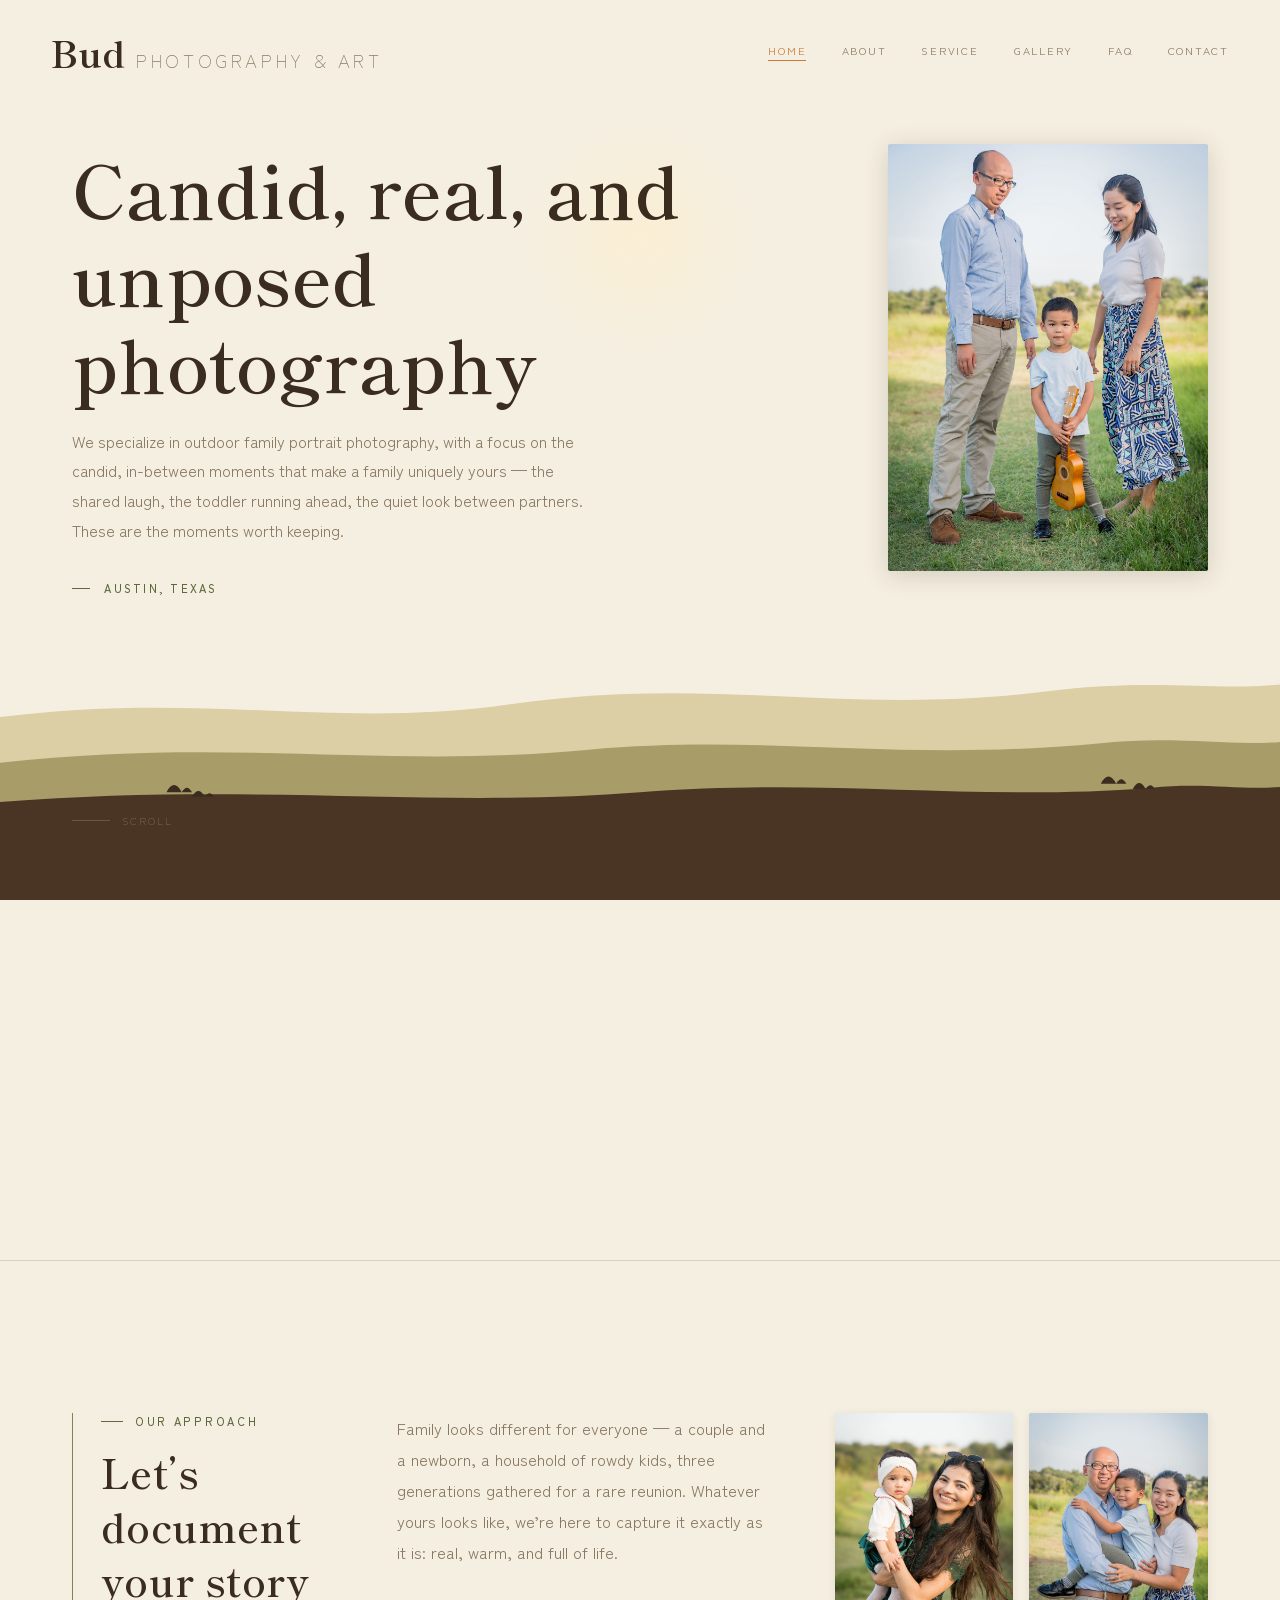
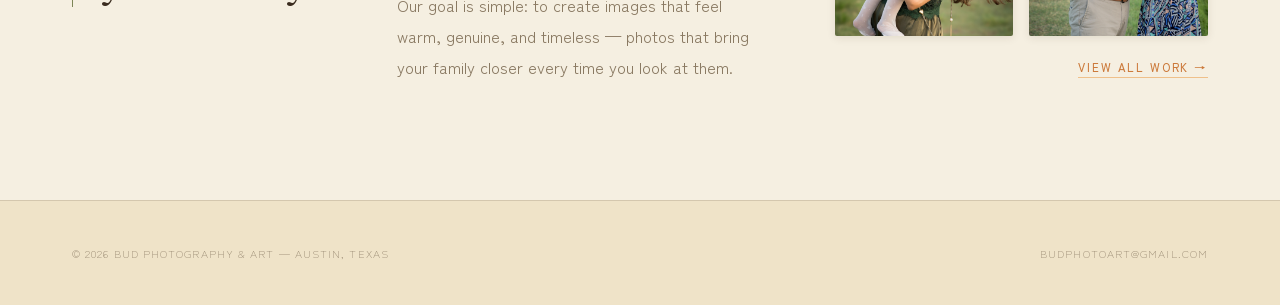
<file: index.html>
<!DOCTYPE html>
<html lang="en">
<head>
<meta charset="UTF-8">
<meta name="viewport" content="width=device-width, initial-scale=1.0">
<title>Cedar Park Family Photographer | Bud Photography &amp; Art</title>
<meta name="description" content="Outdoor family portrait sessions in Cedar Park and North Austin, TX. Golden hour photos, 20+ professionally edited images delivered in 2 weeks. Book at budphotoart.com.">
<meta name="keywords" content="Cedar Park family photographer, North Austin portrait photographer, Austin outdoor family photos, Austin Chinese photographer, golden hour family photography Texas">
<style>
@import url('https://fonts.googleapis.com/css2?family=Shippori+Mincho:wght@500;600;700&family=Zen+Kaku+Gothic+New:wght@300;400;500&display=swap');

:root{
  --washi:#F5EFE1;
  --washi-warm:#EFE3C8;
  --washi-glow:#FBEFD3;
  --ink:#3A2C1F;
  --ink-soft:#8A7A63;
  --moss:#7C8556;
  --moss-deep:#5C6B3E;
  --kaki:#CC7A3B;
  --kaki-soft:#EFC08A;
  --line: rgba(58,44,31,0.15);

  --serif: "Shippori Mincho", "Iowan Old Style", serif;
  --sans: "Zen Kaku Gothic New", "Helvetica Neue", sans-serif;
}

*{ box-sizing:border-box; }
html{ scroll-behavior:smooth; }
body{
  margin:0;
  background:var(--washi);
  color:var(--ink);
  font-family:var(--sans);
  font-weight:400;
  -webkit-font-smoothing:antialiased;
}
h1,h2,h3{ font-family:var(--serif); margin:0; font-weight:600; }
p{ margin:0; }
a{ color:inherit; }
::selection{ background:var(--kaki-soft); color:var(--ink); }

.eyebrow{
  font-family:var(--sans); font-weight:500;
  font-size:0.7rem; letter-spacing:0.24em; text-transform:uppercase;
  color:var(--moss-deep);
  display:flex; align-items:center; gap:0.75rem;
}
.eyebrow::before{ content:""; width:22px; height:1px; background:var(--moss-deep); display:inline-block; }

/* ---------- NAV ---------- */
nav{
  position:fixed; top:0; left:0; right:0; z-index:50;
  display:flex; align-items:center; justify-content:space-between;
  padding:1.6rem clamp(1.25rem, 4vw, 3.5rem);
  transition: background 0.4s ease, padding 0.4s ease, box-shadow 0.4s ease;
}
nav.scrolled{
  background:rgba(245,239,225,0.92);
  backdrop-filter: blur(10px);
  padding:1.1rem clamp(1.25rem, 4vw, 3.5rem);
  box-shadow:0 1px 0 var(--line);
}
.brand{ display:flex; align-items:baseline; gap:0.6rem; text-decoration:none; }
.brand .mark{ font-family:var(--serif); font-weight:700; font-size:2.27rem; letter-spacing:0.04em; color:var(--ink); }
.brand .sub{ font-family:var(--sans); font-weight:300; font-size:1.13rem; letter-spacing:0.2em; text-transform:uppercase; color:var(--ink-soft); }
.nav-links{ display:flex; gap:2.2rem; }
.nav-links a{
  font-family:var(--sans); font-weight:400; font-size:0.68rem; letter-spacing:0.16em;
  text-transform:uppercase; text-decoration:none; color:var(--ink-soft);
  padding-bottom:2px; border-bottom:1px solid transparent;
  transition:color 0.3s ease, border-color 0.3s ease;
}
.nav-links a:hover, .nav-links a:focus-visible{ color:var(--kaki); border-color:var(--kaki); outline:none; }
.nav-links a.active{ color:var(--kaki); border-color:var(--kaki); }

.menu-toggle{
    display:none;
    background:none;
    border:none;
    font-size:1.8rem;
    color:var(--ink);
    cursor:pointer;
    padding:0;
}


@media (max-width:720px){

    .menu-toggle{
        display:block;
        z-index:1001;
    }

    .nav-links{
        position:fixed;
        top:0;
        right:-100%;
        width:240px;
        height:100vh;

        background:rgba(245,239,225,.98);
        backdrop-filter:blur(12px);

        display:flex;
        flex-direction:column;
        justify-content:center;
        align-items:center;
        gap:2rem;

        transition:right .35s ease;
        box-shadow:-4px 0 20px rgba(0,0,0,.08);
    }

    .nav-links.open{
        right:0;
    }

    .nav-links a{
        font-size:.9rem;
    }
}

/* ---------- HERO (home page only) ---------- */
.hero{ height:140vh; position:relative; }
.hero-sticky{ position:sticky; top:0; height:100vh; overflow:hidden; background:var(--washi); }
.hero-scene{ position:absolute; inset:0; }
.ridge{ position:absolute; bottom:0; left:0; width:100%; }
.hero-content{ position:absolute; left:0; right:0; top:16%; padding:0 clamp(1.25rem, 6vw, 4.5rem); max-width:820px; z-index:5; }
.hero-content h1{ font-size:clamp(2.2rem, 6vw, 4.6rem); line-height:1.18; letter-spacing:0.005em; color:var(--ink); margin:0 0 1.4rem; }
.hero-content .hero-sub{ font-family:var(--sans); font-weight:400; font-size:1rem; line-height:1.85; color:var(--ink-soft); max-width:32rem; }
.hero-place{ margin-top:2.2rem; display:flex; align-items:center; gap:0.9rem; font-family:var(--sans); font-weight:500; font-size:0.7rem; letter-spacing:0.2em; text-transform:uppercase; color:var(--moss-deep); }
.hero-place::before{ content:""; width:18px; height:1px; background:var(--moss-deep); display:inline-block; }
.scroll-cue{ position:absolute; left:clamp(1.25rem,6vw,4.5rem); bottom:8%; font-family:var(--sans); font-weight:300; font-size:0.65rem; letter-spacing:0.2em; text-transform:uppercase; color:var(--ink-soft); display:flex; align-items:center; gap:0.75rem; }
.scroll-cue .line{ width:38px; height:1px; background:var(--ink-soft); opacity:0.5; }
@media (max-width:720px){ .scroll-cue{ display:none; } }

/* ---------- Generic section ---------- */
.section{ padding:9.5rem clamp(1.25rem, 6vw, 4.5rem) 6rem; min-height:60vh; }
.page-head{ max-width:38rem; margin-bottom:3.5rem; }
.page-head h2{ font-size:clamp(1.9rem,4vw,3rem); font-weight:600; margin:1.1rem 0 1.3rem; line-height:1.3; text-transform:uppercase; }
.page-head p{ color:var(--ink-soft); font-size:1.02rem; line-height:1.9; }

/* ---------- STORY (home page) ---------- */
.story{ background:var(--washi); display:grid; grid-template-columns:0.7fr 1fr 1fr; gap:4rem; align-items:start; border-top:1px solid var(--line); }
.story .story-head{ position:sticky; top:9rem; padding-left:1.75rem; border-left:1px solid var(--moss); }
.story h2{ font-size:clamp(1.7rem, 3.4vw, 2.5rem); line-height:1.35; letter-spacing:0.01em; font-weight:600; }
.story .story-copy{ font-size:1.02rem; line-height:1.9; color:var(--ink-soft); }
.story .story-copy + .story-copy{ margin-top:1.4rem; }
@media (max-width:1000px){ .story{ grid-template-columns:1fr 1fr; } .story .story-photos{ grid-column:1/-1; } }
@media (max-width:640px){ .story{ grid-template-columns:1fr; gap:2rem; } .story .story-head{ position:static; } }

/* ---------- HERO PHOTO ---------- */
.hero-photo{
  position:absolute;
  right:clamp(1.25rem, 6vw, 4.5rem);
  top:16%;
  width:min(26vw, 320px);
  aspect-ratio:3/4;
  object-fit:cover;
  border-radius:2px;
  z-index:4;
  box-shadow:0 4px 24px rgba(58,44,31,0.18);
}
@media(max-width:840px){ .hero-photo{ display:none; } }

/* ---------- STORY PHOTOS (merged) ---------- */
.story-photos{
  display:grid;
  grid-template-columns:1fr 1fr;
  gap:1rem;
  align-self:start;
}
.story-photos img{
  width:100%; display:block;
  border-radius:2px;
  object-fit:cover;
  aspect-ratio:4/5;
  box-shadow:0 2px 8px rgba(58,44,31,0.1);
}
.story-view-link{
  grid-column:1/-1;
  display:flex;
  justify-content:flex-end;
  padding-top:0.4rem;
}
.story-view-link a{
  font-family:var(--sans); font-weight:500; font-size:0.72rem;
  letter-spacing:0.16em; text-transform:uppercase;
  color:var(--kaki); text-decoration:none;
  border-bottom:1px solid var(--kaki-soft); padding-bottom:2px;
  transition:color 0.3s ease, border-color 0.3s ease;
}
.story-view-link a:hover{ color:var(--ink); border-color:var(--ink); }
@media(max-width:840px){ .story-photos{ grid-template-columns:1fr 1fr; } }

/* ---------- SERVICE page ---------- */
.expect-head{ max-width:38rem; margin:0 0 3.5rem; }
.expect-head h2{ font-size:clamp(1.7rem,3.4vw,2.5rem); font-weight:600; margin:1.1rem 0 1.3rem; line-height:1.35; }
.expect-head p{ color:var(--ink-soft); font-size:1.02rem; line-height:1.9; }
.expect-head p + p{ margin-top:1.1rem; }

.stat-row{ display:grid; grid-template-columns:repeat(4,1fr); gap:2.5rem; border-top:1px solid var(--line); padding-top:2.8rem; margin-top:1rem; }
.stat{ text-align:left; }
.stat .tick{ width:14px; height:1px; background:var(--kaki); margin-bottom:1rem; }
.stat .num{ font-family:var(--serif); font-weight:600; font-size:clamp(1.6rem,2.6vw,2.2rem); color:var(--ink); }
.stat .label{ font-family:var(--sans); font-weight:400; font-size:0.72rem; letter-spacing:0.12em; text-transform:uppercase; color:var(--ink-soft); margin-top:0.5rem; }
@media (max-width:760px){ .stat-row{ grid-template-columns:1fr 1fr; row-gap:2.5rem; } }

.location-block{ margin-top:5rem; padding-top:3.5rem; border-top:1px solid var(--line); }
.locations-head{ margin-bottom:2.5rem; max-width:32rem; }
.locations-head h2{ font-size:clamp(1.7rem, 3.4vw, 2.5rem); font-weight:600; color:var(--ink); line-height:1.35; margin-top:1.1rem; }
.locations-head .loc-copy{ font-size:1rem; line-height:1.9; color:var(--ink-soft); margin-top:1.2rem; }
.loc-list{ list-style:none; margin:0; padding:0; border-top:1px solid var(--line); max-width:38rem; }
.loc-list li{ display:flex; align-items:baseline; gap:1.2rem; padding:1.6rem 0; border-bottom:1px solid var(--line); font-family:var(--sans); font-weight:400; font-size:1rem; letter-spacing:0.01em; }
.loc-list li .dash{ color:var(--kaki); font-family:var(--serif); }
.loc-list li .note{ margin-left:auto; color:var(--ink-soft); font-size:0.68rem; letter-spacing:0.14em; text-transform:uppercase; opacity:0.7; }
@media (max-width:720px){ .loc-list li .note{ display:none; } }

/* ---------- GALLERY page ---------- */
.gallery-grid{ display:grid; grid-template-columns:repeat(3,1fr); gap:1.5rem; }
.gallery-tile{
  aspect-ratio:4/5; border-radius:2px;
  background:
    radial-gradient(circle at 30% 20%, rgba(239,192,138,0.65), transparent 60%),
    linear-gradient(160deg, var(--washi-warm), var(--washi-glow));
  border:1px dashed var(--line);
  display:flex; align-items:center; justify-content:center;
  text-align:center; padding:1rem;
}
.gallery-tile span{ font-family:var(--sans); font-weight:400; font-size:0.7rem; letter-spacing:0.12em; text-transform:uppercase; color:var(--ink-soft); }
@media (max-width:760px){ .gallery-grid{ grid-template-columns:1fr 1fr; } }
@media (max-width:480px){ .gallery-grid{ grid-template-columns:1fr; } }

/* ---------- CONTACT page ---------- */
.cta{ background:linear-gradient(180deg, var(--washi-warm) 0%, var(--washi-glow) 100%); color:var(--ink); text-align:center; }
.cta .enso-mark{ width:52px; height:52px; margin:0 auto 1.75rem; opacity:0.9; }
.cta h2{ font-size:clamp(2rem,4.6vw,3.2rem); font-weight:600; line-height:1.3; max-width:30rem; margin:0 auto 1.4rem; text-transform:uppercase; }
.cta > p.sub{ color:var(--ink-soft); max-width:28rem; margin:0 auto 2rem; line-height:1.9; font-size:1rem; }
.cta > p.contact-email{ margin:0 auto 3rem; }
.cta > p.contact-email a{
  font-family:var(--sans); font-weight:500; font-size:0.85rem; letter-spacing:0.08em;
  text-transform:uppercase; color:var(--kaki); text-decoration:none;
  border-bottom:1px solid var(--kaki-soft); padding-bottom:2px;
}
.cta > p.contact-email a:hover, .cta > p.contact-email a:focus-visible{ color:var(--ink); border-color:var(--ink); outline:none; }

form.inquiry{ max-width:32rem; margin:0 auto; text-align:left; display:grid; gap:1.4rem; }
.form-row{ display:grid; grid-template-columns:1fr 1fr; gap:1.4rem; }
@media (max-width:600px){ .form-row{ grid-template-columns:1fr; } }
label{ font-family:var(--sans); font-weight:400; font-size:0.66rem; letter-spacing:0.16em; text-transform:uppercase; color:var(--ink-soft); display:block; margin-bottom:0.6rem; }
input, textarea{ width:100%; background:transparent; border:none; border-bottom:1px solid var(--line); color:var(--ink); font-family:var(--sans); font-size:0.95rem; padding:0.6rem 0.1rem; }
input::placeholder, textarea::placeholder{ color:rgba(58,44,31,0.35); }
input:focus, textarea:focus{ outline:none; border-color:var(--kaki); }
textarea{ resize:vertical; min-height:5rem; }
.submit-btn{
  justify-self:start; margin-top:0.5rem;
  font-family:var(--sans); font-weight:500; font-size:0.72rem; letter-spacing:0.16em; text-transform:uppercase;
  background:var(--kaki); color:var(--washi); border:1px solid var(--kaki);
  padding:1rem 2.2rem; cursor:pointer; transition:background 0.3s ease, color 0.3s ease;
}
.submit-btn:hover, .submit-btn:focus-visible{ background:transparent; color:var(--kaki); outline:none; }

/* ---------- FOOTER ---------- */
footer{
  background:var(--washi-warm); color:var(--ink-soft);
  padding:2.75rem clamp(1.25rem,6vw,4.5rem);
  display:flex; justify-content:space-between; flex-wrap:wrap; gap:1rem;
  font-family:var(--sans); font-weight:300; font-size:0.68rem; letter-spacing:0.1em; text-transform:uppercase;
  border-top:1px solid var(--line);
}
footer a{ text-decoration:none; color:inherit; }

@media (prefers-reduced-motion: reduce){ html{ scroll-behavior:auto; } }

</style>
</head>
<body>

<nav id="nav">
  <a href="index.html" class="brand">
    <span class="mark">Bud</span>
    <span class="sub">Photography &amp; Art</span>
  </a>

  <button
  id="menuToggle"
  class="menu-toggle"
  aria-label="Menu"
  aria-expanded="false"
  aria-controls="navLinks">
  ☰
  </button>

  <div class="nav-links" id="navLinks">
    <a href="index.html" class="active">Home</a>
    <a href="about.html">About</a>
    <a href="service.html">Service</a>
    <a href="gallery.html">Gallery</a>
    <a href="faq.html">FAQ</a>
    <a href="contact.html">Contact</a>
  </div>
</nav>

<section class="hero" id="hero">
  <div class="hero-sticky">
    <div class="hero-scene">
      <svg class="ridge" viewBox="0 0 1000 620" preserveAspectRatio="none" aria-hidden="true" style="height:45%;">
        <path id="ridgeBack" d="M0,340 C160,300 260,360 400,320 C560,275 660,340 820,300 C900,280 950,300 1000,290 L1000,620 L0,620 Z" fill="#DCCFA6"/>
        <path id="ridgeMid" d="M0,410 C180,370 300,420 460,390 C600,365 700,410 860,380 C920,368 960,385 1000,378 L1000,620 L0,620 Z" fill="#9C9159" opacity="0.8"/>
        <path id="ridgeFront" d="M0,470 C200,440 340,480 500,455 C650,432 760,470 900,448 C940,440 970,452 1000,447 L1000,620 L0,620 Z" fill="#4A3524"/>
        <g id="pines" fill="#3A2C1F">
          <path d="M130,455 q6,-22 12,0 q4,-14 8,0 h-20 z"/>
          <path d="M150,462 q5,-18 10,0 q4,-11 7,0 h-17 z"/>
          <path d="M860,442 q6,-22 12,0 q4,-14 8,0 h-20 z"/>
          <path d="M885,450 q5,-18 10,0 q4,-11 7,0 h-17 z"/>
        </g>
      </svg>

      <svg class="enso" id="ensoSvg" viewBox="0 0 260 260" style="position:absolute; left:50%; top:12%; width:min(30vw,260px); height:min(30vw,260px); transform:translateX(-50%);">
        <defs>
          <radialGradient id="ensoGlow" cx="50%" cy="50%" r="50%">
            <stop id="glowStop1" offset="0%" stop-color="#FBEFD3" stop-opacity="0.95"/>
            <stop id="glowStop2" offset="100%" stop-color="#FBEFD3" stop-opacity="0"/>
          </radialGradient>
        </defs>
        <circle cx="130" cy="130" r="115" fill="url(#ensoGlow)"/>
        <circle id="ensoRing" cx="130" cy="130" r="92" fill="none" stroke="#CC7A3B" stroke-width="7" stroke-linecap="round" transform="rotate(-95 130 130)"/>
      </svg>
    </div>

    <div class="hero-content">
      <h1>Candid, real, and unposed photography</h1>
      <p class="hero-sub">We specialize in outdoor family portrait photography, with a focus on the candid, in-between moments that make a family uniquely yours — the shared laugh, the toddler running ahead, the quiet look between partners. These are the moments worth keeping.</p>
      <p class="hero-place">Austin, Texas</p>
    </div>

    <img class="hero-photo" src="image/Susan3.jpg" alt="Austin family portrait at golden hour">
    <div class="scroll-cue"><span class="line"></span><span>Scroll</span></div>
  </div>
</section>

<section class="section story" id="story">
  <div class="story-head">
    <p class="eyebrow" style="margin-bottom:1rem;">Our Approach</p>
    <h2>Let&rsquo;s document your story</h2>
  </div>
  <div>
    <p class="story-copy">Family looks different for everyone — a couple and a newborn, a household of rowdy kids, three generations gathered for a rare reunion. Whatever yours looks like, we&rsquo;re here to capture it exactly as it is: real, warm, and full of life.</p>
    <p class="story-copy">Our goal is simple: to create images that feel warm, genuine, and timeless — photos that bring your family closer every time you look at them.</p>
  </div>
  <div class="story-photos">
    <img src="image/I1.jpg" alt="Austin family portrait session at golden hour">
    <img src="image/Susan1.jpg" alt="Austin family portrait session at golden hour">
    <div class="story-view-link">
      <a href="gallery.html">View all work &rarr;</a>
    </div>
  </div>
</section>

<footer>
  <span>&copy; 2026 Bud Photography &amp; Art — Austin, Texas</span>
  <span><a href="mailto:Budphotoart@gmail.com">Budphotoart@gmail.com</a></span>
</footer>

<script>
const nav = document.getElementById('nav');
const hero = document.getElementById('hero');

const menuToggle = document.getElementById('menuToggle');
const navLinks = document.getElementById('navLinks');

if (menuToggle && navLinks) {

  menuToggle.addEventListener('click', () => {
    const isOpen = navLinks.classList.toggle('open');
    menuToggle.textContent = isOpen ? '✕' : '☰';
    menuToggle.setAttribute('aria-expanded', String(isOpen));
  });

  navLinks.querySelectorAll('a').forEach(link => {
    link.addEventListener('click', () => {
      navLinks.classList.remove('open');
      menuToggle.textContent = '☰';
      menuToggle.setAttribute('aria-expanded', 'false');
    });
  });

}


const reduced = window.matchMedia('(prefers-reduced-motion: reduce)').matches;

function lerp(a,b,t){ return a + (b-a)*t; }
function hexToRgb(h){ h=h.replace('#',''); return [parseInt(h.substr(0,2),16),parseInt(h.substr(2,2),16),parseInt(h.substr(4,2),16)]; }
function mixHex(h1,h2,t){
  const a=hexToRgb(h1), b=hexToRgb(h2);
  const r=Math.round(lerp(a[0],b[0],t)), g=Math.round(lerp(a[1],b[1],t)), bl=Math.round(lerp(a[2],b[2],t));
  return `rgb(${r},${g},${bl})`;
}

if(hero){
  // HOME PAGE: nav starts transparent over the hero, and the enso/hero scene animates on scroll
  const content = document.querySelector('.hero-content');
  const heroPhoto = document.querySelector('.hero-photo');
  const cue = document.querySelector('.scroll-cue');
  const ring = document.getElementById('ensoRing');
  const glow1 = document.getElementById('glowStop1');
  const glow2 = document.getElementById('glowStop2');
  const ridgeBack = document.getElementById('ridgeBack');
  const ridgeMid = document.getElementById('ridgeMid');

  const R = 92;
  const CIRC = 2 * Math.PI * R;
  ring.style.strokeDasharray = CIRC;
  ring.style.strokeDashoffset = CIRC;

  function render(progress){
    const drawT = Math.min(progress / 0.7, 1);
    ring.style.strokeDashoffset = CIRC - (CIRC * 0.94 * drawT);
    ring.setAttribute('stroke', mixHex('#EFC08A', '#CC7A3B', progress));

    glow1.setAttribute('stop-color', mixHex('#FBEFD3', '#F3C989', progress));
    glow2.setAttribute('stop-color', mixHex('#FBEFD3', '#F3C989', progress));

    ridgeBack.setAttribute('fill', mixHex('#DCCFA6', '#C9A45E', progress));
    ridgeMid.setAttribute('fill', mixHex('#9C9159', '#8C5A2E', progress));

    const fadeStart = 0.5, fadeEnd = 0.95;
    let f = (progress - fadeStart) / (fadeEnd - fadeStart);
    f = Math.min(Math.max(f,0),1);
    content.style.opacity = 1 - f;
    content.style.transform = `translateY(${f*22}px)`;
    if(heroPhoto){ heroPhoto.style.opacity = 1 - f; heroPhoto.style.transform = `translateY(${f*16}px)`; }
    cue.style.opacity = progress < 0.12 ? 1 : Math.max(0, 1 - (progress-0.12)/0.2);
  }

  function onScroll(){
    const total = hero.offsetHeight - window.innerHeight;
    const rect = hero.getBoundingClientRect();
    let progress = total > 0 ? (-rect.top / total) : 0;
    progress = Math.min(Math.max(progress,0),1);
    render(progress);
    nav.classList.toggle('scrolled', window.scrollY > 40);
  }

  if(reduced){
    render(0.4);
    window.addEventListener('scroll', ()=> nav.classList.toggle('scrolled', window.scrollY > 40), {passive:true});
  } else {
    let ticking = false;
    window.addEventListener('scroll', ()=>{
      if(!ticking){ requestAnimationFrame(()=>{ onScroll(); ticking = false; }); ticking = true; }
    }, {passive:true});
    onScroll();
  }
} else {
  // SUBPAGES: no hero, nav is solid from the start
  nav.classList.add('scrolled');
}

</script>
</body>
</html>
</file>
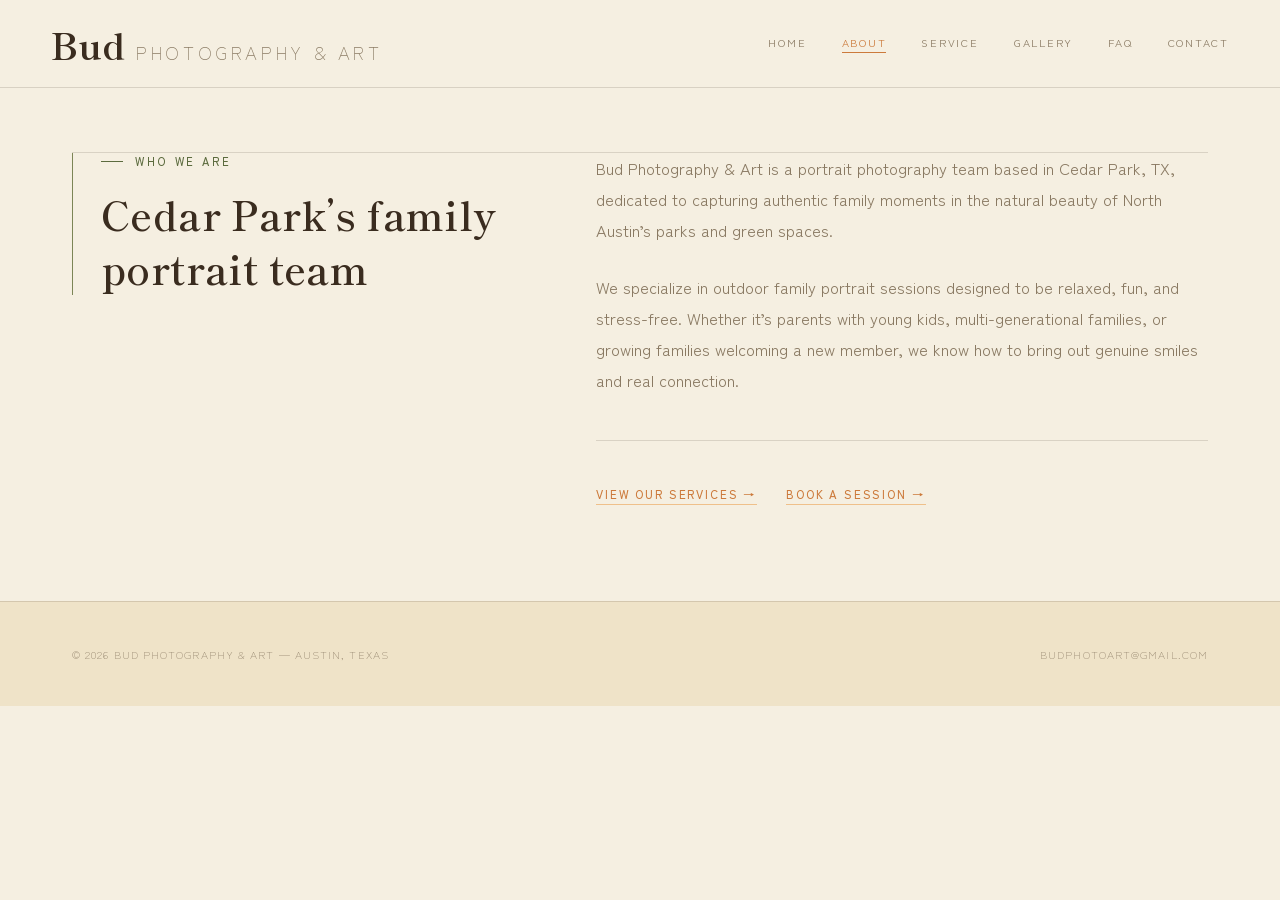
<file: about.html>
<!DOCTYPE html>
<html lang="en">
<head>
<meta charset="UTF-8">
<meta name="viewport" content="width=device-width, initial-scale=1.0">
<title>About Us | Bud Photography &amp; Art — Cedar Park, TX</title>
<meta name="description" content="Learn about Bud Photography & Art, a portrait photography team in Cedar Park, TX specializing in outdoor family sessions at golden hour.">
<meta name="keywords" content="Cedar Park family photographer, North Austin portrait photography, about Bud Photography Art">
<style>
@import url('https://fonts.googleapis.com/css2?family=Shippori+Mincho:wght@500;600;700&family=Zen+Kaku+Gothic+New:wght@300;400;500&display=swap');

:root{
  --washi:#F5EFE1;
  --washi-warm:#EFE3C8;
  --washi-glow:#FBEFD3;
  --ink:#3A2C1F;
  --ink-soft:#8A7A63;
  --moss:#7C8556;
  --moss-deep:#5C6B3E;
  --kaki:#CC7A3B;
  --kaki-soft:#EFC08A;
  --line: rgba(58,44,31,0.15);

  --serif: "Shippori Mincho", "Iowan Old Style", serif;
  --sans: "Zen Kaku Gothic New", "Helvetica Neue", sans-serif;
}

*{ box-sizing:border-box; }
html{ scroll-behavior:smooth; }
body{
  margin:0;
  background:var(--washi);
  color:var(--ink);
  font-family:var(--sans);
  font-weight:400;
  -webkit-font-smoothing:antialiased;
}
h1,h2,h3{ font-family:var(--serif); margin:0; font-weight:600; }
p{ margin:0; }
a{ color:inherit; }
::selection{ background:var(--kaki-soft); color:var(--ink); }

.eyebrow{
  font-family:var(--sans); font-weight:500;
  font-size:0.7rem; letter-spacing:0.24em; text-transform:uppercase;
  color:var(--moss-deep);
  display:flex; align-items:center; gap:0.75rem;
}
.eyebrow::before{ content:""; width:22px; height:1px; background:var(--moss-deep); display:inline-block; }

/* ---------- NAV ---------- */
nav{
  position:fixed; top:0; left:0; right:0; z-index:50;
  display:flex; align-items:center; justify-content:space-between;
  padding:1.6rem clamp(1.25rem, 4vw, 3.5rem);
  transition: background 0.4s ease, padding 0.4s ease, box-shadow 0.4s ease;
}
nav.scrolled{
  background:rgba(245,239,225,0.92);
  backdrop-filter: blur(10px);
  padding:1.1rem clamp(1.25rem, 4vw, 3.5rem);
  box-shadow:0 1px 0 var(--line);
}
.brand{ display:flex; align-items:baseline; gap:0.6rem; text-decoration:none; }
.brand .mark{ font-family:var(--serif); font-weight:700; font-size:2.27rem; letter-spacing:0.04em; color:var(--ink); }
.brand .sub{ font-family:var(--sans); font-weight:300; font-size:1.13rem; letter-spacing:0.2em; text-transform:uppercase; color:var(--ink-soft); }
.nav-links{ display:flex; gap:2.2rem; }
.nav-links a{
  font-family:var(--sans); font-weight:400; font-size:0.68rem; letter-spacing:0.16em;
  text-transform:uppercase; text-decoration:none; color:var(--ink-soft);
  padding-bottom:2px; border-bottom:1px solid transparent;
  transition:color 0.3s ease, border-color 0.3s ease;
}
.nav-links a:hover, .nav-links a:focus-visible{ color:var(--kaki); border-color:var(--kaki); outline:none; }
.nav-links a.active{ color:var(--kaki); border-color:var(--kaki); }
.menu-toggle{
  display:none;
  background:none;
  border:none;
  font-size:1.8rem;
  color:var(--ink);
  cursor:pointer;
  padding:0;
}

@media (max-width:720px){
  .menu-toggle{ display:block; z-index:1001; }
  .nav-links{
    position:fixed; top:0; right:-100%; width:240px; height:100vh;
    background:rgba(245,239,225,.98); backdrop-filter:blur(12px);
    display:flex; flex-direction:column; justify-content:center; align-items:center; gap:2rem;
    transition:right .35s ease; box-shadow:-4px 0 20px rgba(0,0,0,.08);
  }
  .nav-links.open{ right:0; }
  .nav-links a{ font-size:.9rem; }
}

/* ---------- ABOUT PAGE ---------- */
.section{
  padding:9.5rem clamp(1.25rem, 6vw, 4.5rem) 6rem;
}

.about-layout{
  display:grid;
  grid-template-columns:0.85fr 1.15fr;
  gap:4.5rem;
  align-items:start;
  border-top:1px solid var(--line);
}

.about-head{
  position:sticky;
  top:9rem;
  padding-left:1.75rem;
  border-left:1px solid var(--moss);
}
.about-head h2{
  font-size:clamp(1.7rem, 3.4vw, 2.5rem);
  line-height:1.35;
  letter-spacing:0.01em;
  font-weight:600;
  margin-top:1.1rem;
}

.about-copy{
  font-size:1.02rem;
  line-height:1.9;
  color:var(--ink-soft);
}
.about-copy + .about-copy{
  margin-top:1.6rem;
}

.about-cta{
  margin-top:2.8rem;
  padding-top:2.8rem;
  border-top:1px solid var(--line);
  display:flex;
  gap:1.8rem;
  flex-wrap:wrap;
}
.about-cta a{
  font-family:var(--sans); font-weight:500; font-size:0.72rem;
  letter-spacing:0.16em; text-transform:uppercase;
  color:var(--kaki); text-decoration:none;
  border-bottom:1px solid var(--kaki-soft); padding-bottom:2px;
  transition:color 0.3s ease, border-color 0.3s ease;
}
.about-cta a:hover{ color:var(--ink); border-color:var(--ink); }

@media (max-width:840px){
  .about-layout{ grid-template-columns:1fr; gap:2rem; }
  .about-head{ position:static; }
}

/* ---------- FOOTER ---------- */
footer{
  background:var(--washi-warm); color:var(--ink-soft);
  padding:2.75rem clamp(1.25rem,6vw,4.5rem);
  display:flex; justify-content:space-between; flex-wrap:wrap; gap:1rem;
  font-family:var(--sans); font-weight:300; font-size:0.68rem; letter-spacing:0.1em; text-transform:uppercase;
  border-top:1px solid var(--line);
}
footer a{ text-decoration:none; color:inherit; }

@media (prefers-reduced-motion: reduce){ html{ scroll-behavior:auto; } }

</style>
</head>
<body>

<nav id="nav">
  <a href="index.html" class="brand">
    <span class="mark">Bud</span>
    <span class="sub">Photography &amp; Art</span>
  </a>
  <button id="menuToggle" class="menu-toggle" aria-label="Menu" aria-expanded="false" aria-controls="navLinks">☰</button>
  <div class="nav-links" id="navLinks">
    <a href="index.html">Home</a>
    <a href="about.html" class="active">About</a>
    <a href="service.html">Service</a>
    <a href="gallery.html">Gallery</a>
    <a href="faq.html">FAQ</a>
    <a href="contact.html">Contact</a>
  </div>
</nav>

<section class="section">
  <div class="about-layout">
    <div class="about-head">
      <p class="eyebrow">Who We Are</p>
      <h2>Cedar Park&rsquo;s family portrait team</h2>
    </div>
    <div>
      <p class="about-copy">Bud Photography &amp; Art is a portrait photography team based in Cedar Park, TX, dedicated to capturing authentic family moments in the natural beauty of North Austin&rsquo;s parks and green spaces.</p>
      <p class="about-copy">We specialize in outdoor family portrait sessions designed to be relaxed, fun, and stress-free. Whether it&rsquo;s parents with young kids, multi-generational families, or growing families welcoming a new member, we know how to bring out genuine smiles and real connection.</p>
      <div class="about-cta">
        <a href="service.html">View our services &rarr;</a>
        <a href="contact.html">Book a session &rarr;</a>
      </div>
    </div>
  </div>
</section>

<footer>
  <span>&copy; 2026 Bud Photography &amp; Art — Austin, Texas</span>
  <span><a href="mailto:budphotoart@gmail.com">budphotoart@gmail.com</a></span>
</footer>

<script>
const nav = document.getElementById('nav');
const menuToggle = document.getElementById('menuToggle');
const navLinks = document.getElementById('navLinks');

if (menuToggle && navLinks) {
  menuToggle.addEventListener('click', () => {
    const isOpen = navLinks.classList.toggle('open');
    menuToggle.textContent = isOpen ? '✕' : '☰';
    menuToggle.setAttribute('aria-expanded', String(isOpen));
  });
  navLinks.querySelectorAll('a').forEach(link => {
    link.addEventListener('click', () => {
      navLinks.classList.remove('open');
      menuToggle.textContent = '☰';
      menuToggle.setAttribute('aria-expanded', 'false');
    });
  });
}

nav.classList.add('scrolled');
</script>
</body>
</html>
</file>
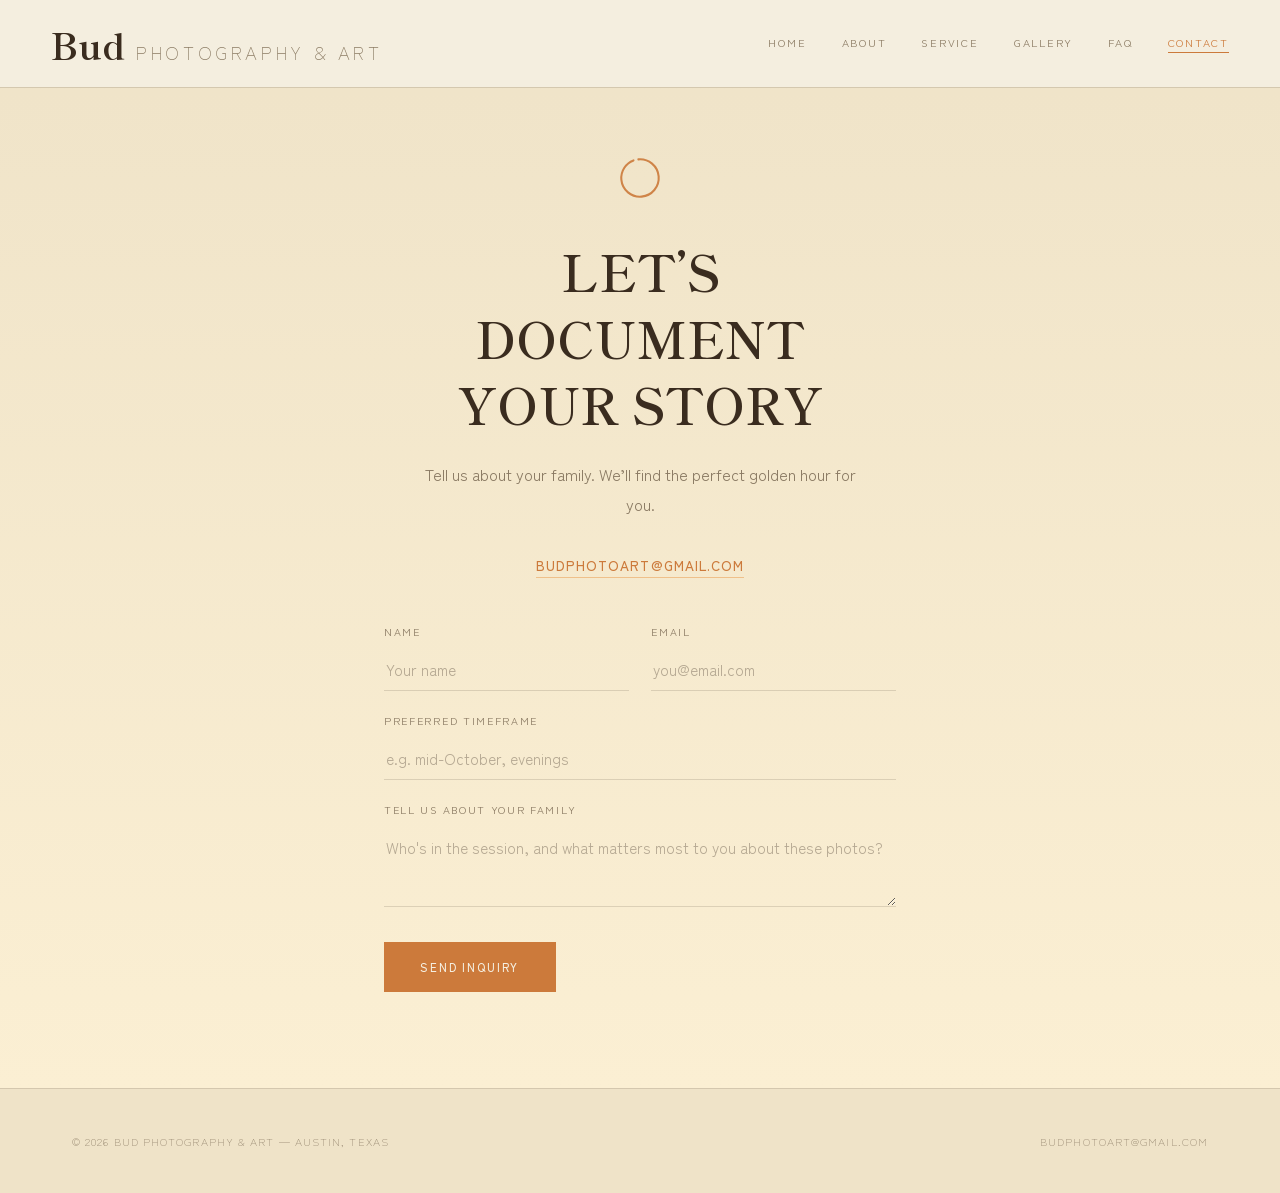
<file: contact.html>
<!DOCTYPE html>
<html lang="en">
<head>
<meta charset="UTF-8">
<meta name="viewport" content="width=device-width, initial-scale=1.0">
<title>Book a Session | Bud Photography &amp; Art — Cedar Park, TX</title>
<meta name="description" content="Book your outdoor family portrait session with Bud Photography & Art in Cedar Park and North Austin, TX. Contact us to schedule your golden hour session.">
<meta name="keywords" content="book family photographer Cedar Park, schedule portrait session North Austin, contact Bud Photography Art">
<style>
@import url('https://fonts.googleapis.com/css2?family=Shippori+Mincho:wght@500;600;700&family=Zen+Kaku+Gothic+New:wght@300;400;500&display=swap');

:root{
  --washi:#F5EFE1;
  --washi-warm:#EFE3C8;
  --washi-glow:#FBEFD3;
  --ink:#3A2C1F;
  --ink-soft:#8A7A63;
  --moss:#7C8556;
  --moss-deep:#5C6B3E;
  --kaki:#CC7A3B;
  --kaki-soft:#EFC08A;
  --line: rgba(58,44,31,0.15);

  --serif: "Shippori Mincho", "Iowan Old Style", serif;
  --sans: "Zen Kaku Gothic New", "Helvetica Neue", sans-serif;
}

*{ box-sizing:border-box; }
html{ scroll-behavior:smooth; }
body{
  margin:0;
  background:var(--washi);
  color:var(--ink);
  font-family:var(--sans);
  font-weight:400;
  -webkit-font-smoothing:antialiased;
}
h1,h2,h3{ font-family:var(--serif); margin:0; font-weight:600; }
p{ margin:0; }
a{ color:inherit; }
::selection{ background:var(--kaki-soft); color:var(--ink); }

.eyebrow{
  font-family:var(--sans); font-weight:500;
  font-size:0.7rem; letter-spacing:0.24em; text-transform:uppercase;
  color:var(--moss-deep);
  display:flex; align-items:center; gap:0.75rem;
}
.eyebrow::before{ content:""; width:22px; height:1px; background:var(--moss-deep); display:inline-block; }

/* ---------- NAV ---------- */
nav{
  position:fixed; top:0; left:0; right:0; z-index:50;
  display:flex; align-items:center; justify-content:space-between;
  padding:1.6rem clamp(1.25rem, 4vw, 3.5rem);
  transition: background 0.4s ease, padding 0.4s ease, box-shadow 0.4s ease;
}
nav.scrolled{
  background:rgba(245,239,225,0.92);
  backdrop-filter: blur(10px);
  padding:1.1rem clamp(1.25rem, 4vw, 3.5rem);
  box-shadow:0 1px 0 var(--line);
}
.brand{ display:flex; align-items:baseline; gap:0.6rem; text-decoration:none; }
.brand .mark{ font-family:var(--serif); font-weight:700; font-size:2.27rem; letter-spacing:0.04em; color:var(--ink); }
.brand .sub{ font-family:var(--sans); font-weight:300; font-size:1.13rem; letter-spacing:0.2em; text-transform:uppercase; color:var(--ink-soft); }
.nav-links{ display:flex; gap:2.2rem; }
.nav-links a{
  font-family:var(--sans); font-weight:400; font-size:0.68rem; letter-spacing:0.16em;
  text-transform:uppercase; text-decoration:none; color:var(--ink-soft);
  padding-bottom:2px; border-bottom:1px solid transparent;
  transition:color 0.3s ease, border-color 0.3s ease;
}
.nav-links a:hover, .nav-links a:focus-visible{ color:var(--kaki); border-color:var(--kaki); outline:none; }
.nav-links a.active{ color:var(--kaki); border-color:var(--kaki); }
.menu-toggle{
    display:none;
    background:none;
    border:none;
    font-size:1.8rem;
    color:var(--ink);
    cursor:pointer;
    padding:0;
}

@media (max-width:720px){

    .menu-toggle{
        display:block;
        z-index:1001;
    }

    .nav-links{
        position:fixed;
        top:0;
        right:-100%;
        width:240px;
        height:100vh;

        background:rgba(245,239,225,.98);
        backdrop-filter:blur(12px);

        display:flex;
        flex-direction:column;
        justify-content:center;
        align-items:center;
        gap:2rem;

        transition:right .35s ease;
        box-shadow:-4px 0 20px rgba(0,0,0,.08);
    }

    .nav-links.open{
        right:0;
    }

    .nav-links a{
        font-size:.9rem;
    }
}

/* ---------- HERO (home page only) ---------- */
.hero{ height:220vh; position:relative; }
.hero-sticky{ position:sticky; top:0; height:100vh; overflow:hidden; background:var(--washi); }
.hero-scene{ position:absolute; inset:0; }
.ridge{ position:absolute; bottom:0; left:0; width:100%; }
.hero-content{ position:absolute; left:0; right:0; top:16%; padding:0 clamp(1.25rem, 6vw, 4.5rem); max-width:820px; z-index:5; }
.hero-content h1{ font-size:clamp(2.2rem, 6vw, 4.6rem); line-height:1.18; letter-spacing:0.005em; color:var(--ink); margin:0 0 1.4rem; }
.hero-content .hero-sub{ font-family:var(--sans); font-weight:400; font-size:1rem; line-height:1.85; color:var(--ink-soft); max-width:32rem; }
.hero-place{ margin-top:2.2rem; display:flex; align-items:center; gap:0.9rem; font-family:var(--sans); font-weight:500; font-size:0.7rem; letter-spacing:0.2em; text-transform:uppercase; color:var(--moss-deep); }
.hero-place::before{ content:""; width:18px; height:1px; background:var(--moss-deep); display:inline-block; }
.scroll-cue{ position:absolute; left:clamp(1.25rem,6vw,4.5rem); bottom:8%; font-family:var(--sans); font-weight:300; font-size:0.65rem; letter-spacing:0.2em; text-transform:uppercase; color:var(--ink-soft); display:flex; align-items:center; gap:0.75rem; }
.scroll-cue .line{ width:38px; height:1px; background:var(--ink-soft); opacity:0.5; }
@media (max-width:720px){ .scroll-cue{ display:none; } }

/* ---------- Generic section ---------- */
.section{ padding:9.5rem clamp(1.25rem, 6vw, 4.5rem) 6rem; min-height:60vh; }
.page-head{ max-width:38rem; margin-bottom:3.5rem; }
.page-head h2{ font-size:clamp(1.9rem,4vw,3rem); font-weight:600; margin:1.1rem 0 1.3rem; line-height:1.3; text-transform:uppercase; }
.page-head p{ color:var(--ink-soft); font-size:1.02rem; line-height:1.9; }

/* ---------- STORY (home page) ---------- */
.story{ background:var(--washi); display:grid; grid-template-columns:0.85fr 1.15fr; gap:4.5rem; align-items:start; border-top:1px solid var(--line); }
.story .story-head{ position:sticky; top:9rem; padding-left:1.75rem; border-left:1px solid var(--moss); }
.story h2{ font-size:clamp(1.7rem, 3.4vw, 2.5rem); line-height:1.35; letter-spacing:0.01em; font-weight:600; }
.story .story-copy{ font-size:1.02rem; line-height:1.9; color:var(--ink-soft); max-width:36rem; }
.story .story-copy + .story-copy{ margin-top:1.4rem; }
@media (max-width:840px){ .story{ grid-template-columns:1fr; gap:2rem; } .story .story-head{ position:static; } }

/* ---------- SERVICE page ---------- */
.expect-head{ max-width:38rem; margin:0 0 3.5rem; }
.expect-head h2{ font-size:clamp(1.7rem,3.4vw,2.5rem); font-weight:600; margin:1.1rem 0 1.3rem; line-height:1.35; }
.expect-head p{ color:var(--ink-soft); font-size:1.02rem; line-height:1.9; }
.expect-head p + p{ margin-top:1.1rem; }

.stat-row{ display:grid; grid-template-columns:repeat(4,1fr); gap:2.5rem; border-top:1px solid var(--line); padding-top:2.8rem; margin-top:1rem; }
.stat{ text-align:left; }
.stat .tick{ width:14px; height:1px; background:var(--kaki); margin-bottom:1rem; }
.stat .num{ font-family:var(--serif); font-weight:600; font-size:clamp(1.6rem,2.6vw,2.2rem); color:var(--ink); }
.stat .label{ font-family:var(--sans); font-weight:400; font-size:0.72rem; letter-spacing:0.12em; text-transform:uppercase; color:var(--ink-soft); margin-top:0.5rem; }
@media (max-width:760px){ .stat-row{ grid-template-columns:1fr 1fr; row-gap:2.5rem; } }

.location-block{ margin-top:5rem; padding-top:3.5rem; border-top:1px solid var(--line); }
.locations-head{ margin-bottom:2.5rem; max-width:32rem; }
.locations-head h2{ font-size:clamp(1.7rem, 3.4vw, 2.5rem); font-weight:600; color:var(--ink); line-height:1.35; margin-top:1.1rem; }
.locations-head .loc-copy{ font-size:1rem; line-height:1.9; color:var(--ink-soft); margin-top:1.2rem; }
.loc-list{ list-style:none; margin:0; padding:0; border-top:1px solid var(--line); max-width:38rem; }
.loc-list li{ display:flex; align-items:baseline; gap:1.2rem; padding:1.6rem 0; border-bottom:1px solid var(--line); font-family:var(--sans); font-weight:400; font-size:1rem; letter-spacing:0.01em; }
.loc-list li .dash{ color:var(--kaki); font-family:var(--serif); }
.loc-list li .note{ margin-left:auto; color:var(--ink-soft); font-size:0.68rem; letter-spacing:0.14em; text-transform:uppercase; opacity:0.7; }
@media (max-width:720px){ .loc-list li .note{ display:none; } }

/* ---------- GALLERY page ---------- */
.gallery-grid{ display:grid; grid-template-columns:repeat(3,1fr); gap:1.5rem; }
.gallery-tile{
  aspect-ratio:4/5; border-radius:2px;
  background:
    radial-gradient(circle at 30% 20%, rgba(239,192,138,0.65), transparent 60%),
    linear-gradient(160deg, var(--washi-warm), var(--washi-glow));
  border:1px dashed var(--line);
  display:flex; align-items:center; justify-content:center;
  text-align:center; padding:1rem;
}
.gallery-tile span{ font-family:var(--sans); font-weight:400; font-size:0.7rem; letter-spacing:0.12em; text-transform:uppercase; color:var(--ink-soft); }
@media (max-width:760px){ .gallery-grid{ grid-template-columns:1fr 1fr; } }
@media (max-width:480px){ .gallery-grid{ grid-template-columns:1fr; } }

/* ---------- CONTACT page ---------- */
.cta{ background:linear-gradient(180deg, var(--washi-warm) 0%, var(--washi-glow) 100%); color:var(--ink); text-align:center; }
.cta .enso-mark{ width:52px; height:52px; margin:0 auto 1.75rem; opacity:0.9; }
.cta h2{ font-size:clamp(2rem,4.6vw,3.2rem); font-weight:600; line-height:1.3; max-width:30rem; margin:0 auto 1.4rem; text-transform:uppercase; }
.cta > p.sub{ color:var(--ink-soft); max-width:28rem; margin:0 auto 2rem; line-height:1.9; font-size:1rem; }
.cta > p.contact-email{ margin:0 auto 3rem; }
.cta > p.contact-email a{
  font-family:var(--sans); font-weight:500; font-size:0.85rem; letter-spacing:0.08em;
  text-transform:uppercase; color:var(--kaki); text-decoration:none;
  border-bottom:1px solid var(--kaki-soft); padding-bottom:2px;
}
.cta > p.contact-email a:hover, .cta > p.contact-email a:focus-visible{ color:var(--ink); border-color:var(--ink); outline:none; }

form.inquiry{ max-width:32rem; margin:0 auto; text-align:left; display:grid; gap:1.4rem; }
.form-row{ display:grid; grid-template-columns:1fr 1fr; gap:1.4rem; }
@media (max-width:600px){ .form-row{ grid-template-columns:1fr; } }
label{ font-family:var(--sans); font-weight:400; font-size:0.66rem; letter-spacing:0.16em; text-transform:uppercase; color:var(--ink-soft); display:block; margin-bottom:0.6rem; }
input, textarea{ width:100%; background:transparent; border:none; border-bottom:1px solid var(--line); color:var(--ink); font-family:var(--sans); font-size:0.95rem; padding:0.6rem 0.1rem; }
input::placeholder, textarea::placeholder{ color:rgba(58,44,31,0.35); }
input:focus, textarea:focus{ outline:none; border-color:var(--kaki); }
textarea{ resize:vertical; min-height:5rem; }
.submit-btn{
  justify-self:start; margin-top:0.5rem;
  font-family:var(--sans); font-weight:500; font-size:0.72rem; letter-spacing:0.16em; text-transform:uppercase;
  background:var(--kaki); color:var(--washi); border:1px solid var(--kaki);
  padding:1rem 2.2rem; cursor:pointer; transition:background 0.3s ease, color 0.3s ease;
}
.submit-btn:hover, .submit-btn:focus-visible{ background:transparent; color:var(--kaki); outline:none; }

/* ---------- FOOTER ---------- */
footer{
  background:var(--washi-warm); color:var(--ink-soft);
  padding:2.75rem clamp(1.25rem,6vw,4.5rem);
  display:flex; justify-content:space-between; flex-wrap:wrap; gap:1rem;
  font-family:var(--sans); font-weight:300; font-size:0.68rem; letter-spacing:0.1em; text-transform:uppercase;
  border-top:1px solid var(--line);
}
footer a{ text-decoration:none; color:inherit; }

@media (prefers-reduced-motion: reduce){ html{ scroll-behavior:auto; } }

</style>
</head>
<body>

<nav id="nav">
  <a href="index.html" class="brand">
    <span class="mark">Bud</span>
    <span class="sub">Photography &amp; Art</span>
  </a>
  <button
  id="menuToggle"
  class="menu-toggle"
  aria-label="Menu"
  aria-expanded="false"
  aria-controls="navLinks">
  ☰
  </button>

  <div class="nav-links" id="navLinks">
    <a href="index.html">Home</a>
    <a href="about.html">About</a>
    <a href="service.html">Service</a>
    <a href="gallery.html">Gallery</a>
    <a href="faq.html">FAQ</a>
    <a href="contact.html" class="active">Contact</a>
  </div>
</nav>

<section class="section cta">
  <svg class="enso-mark" viewBox="0 0 100 100">
    <circle cx="50" cy="50" r="36" fill="none" stroke="#CC7A3B" stroke-width="4" stroke-linecap="round" stroke-dasharray="215 226" transform="rotate(-95 50 50)"/>
  </svg>
  <h2>Let&rsquo;s document<br>your story</h2>
  <p class="sub">Tell us about your family. We&rsquo;ll find the perfect golden hour for you.</p>
  <p class="contact-email"><a href="mailto:Budphotoart@gmail.com">Budphotoart@gmail.com</a></p>
  <form
    id="contact-form"
    class="inquiry"
    action="https://formspree.io/f/xkodvvop"
    method="POST">


    <div class="form-row">
      <div><label for="name">Name</label><input
    id="name"
    name="name"
    type="text"
    placeholder="Your name"
    required></div>
      <div><label for="email">Email</label><input
    id="email"
    name="email"
    type="email"
    placeholder="you@email.com"
    required></div>
    </div>
    <div><label for="date">Preferred timeframe</label><input
    id="date"
    name="timeframe"
    type="text"
    placeholder="e.g. mid-October, evenings"></div>
    <div><label for="message">Tell us about your family</label><textarea
    id="message"
    name="message"
    placeholder="Who's in the session, and what matters most to you about these photos?"
    required></textarea></div>
    <button class="submit-btn" type="submit">Send inquiry</button>
  </form>
</section>

<footer>
  <span>&copy; 2026 Bud Photography &amp; Art — Austin, Texas</span>
  <span><a href="mailto:Budphotoart@gmail.com">Budphotoart@gmail.com</a></span>
</footer>

<script>
const nav = document.getElementById('nav');
const hero = document.getElementById('hero');

const menuToggle = document.getElementById('menuToggle');
const navLinks = document.getElementById('navLinks');

if (menuToggle && navLinks) {

  menuToggle.addEventListener('click', () => {
    const isOpen = navLinks.classList.toggle('open');
    menuToggle.textContent = isOpen ? '✕' : '☰';
    menuToggle.setAttribute('aria-expanded', String(isOpen));
  });

  navLinks.querySelectorAll('a').forEach(link => {
    link.addEventListener('click', () => {
      navLinks.classList.remove('open');
      menuToggle.textContent = '☰';
      menuToggle.setAttribute('aria-expanded', 'false');
    });
  });

}
const reduced = window.matchMedia('(prefers-reduced-motion: reduce)').matches;

function lerp(a,b,t){ return a + (b-a)*t; }
function hexToRgb(h){ h=h.replace('#',''); return [parseInt(h.substr(0,2),16),parseInt(h.substr(2,2),16),parseInt(h.substr(4,2),16)]; }
function mixHex(h1,h2,t){
  const a=hexToRgb(h1), b=hexToRgb(h2);
  const r=Math.round(lerp(a[0],b[0],t)), g=Math.round(lerp(a[1],b[1],t)), bl=Math.round(lerp(a[2],b[2],t));
  return `rgb(${r},${g},${bl})`;
}

if(hero){
  // HOME PAGE: nav starts transparent over the hero, and the enso/hero scene animates on scroll
  const content = document.querySelector('.hero-content');
  const cue = document.querySelector('.scroll-cue');
  const ring = document.getElementById('ensoRing');
  const glow1 = document.getElementById('glowStop1');
  const glow2 = document.getElementById('glowStop2');
  const ridgeBack = document.getElementById('ridgeBack');
  const ridgeMid = document.getElementById('ridgeMid');

  const R = 92;
  const CIRC = 2 * Math.PI * R;
  ring.style.strokeDasharray = CIRC;
  ring.style.strokeDashoffset = CIRC;

  function render(progress){
    const drawT = Math.min(progress / 0.7, 1);
    ring.style.strokeDashoffset = CIRC - (CIRC * 0.94 * drawT);
    ring.setAttribute('stroke', mixHex('#EFC08A', '#CC7A3B', progress));

    glow1.setAttribute('stop-color', mixHex('#FBEFD3', '#F3C989', progress));
    glow2.setAttribute('stop-color', mixHex('#FBEFD3', '#F3C989', progress));

    ridgeBack.setAttribute('fill', mixHex('#DCCFA6', '#C9A45E', progress));
    ridgeMid.setAttribute('fill', mixHex('#9C9159', '#8C5A2E', progress));

    const fadeStart = 0.5, fadeEnd = 0.95;
    let f = (progress - fadeStart) / (fadeEnd - fadeStart);
    f = Math.min(Math.max(f,0),1);
    content.style.opacity = 1 - f;
    content.style.transform = `translateY(${f*22}px)`;
    cue.style.opacity = progress < 0.12 ? 1 : Math.max(0, 1 - (progress-0.12)/0.2);
  }

  function onScroll(){
    const total = hero.offsetHeight - window.innerHeight;
    const rect = hero.getBoundingClientRect();
    let progress = total > 0 ? (-rect.top / total) : 0;
    progress = Math.min(Math.max(progress,0),1);
    render(progress);
    nav.classList.toggle('scrolled', window.scrollY > 40);
  }

  if(reduced){
    render(0.4);
    window.addEventListener('scroll', ()=> nav.classList.toggle('scrolled', window.scrollY > 40), {passive:true});
  } else {
    let ticking = false;
    window.addEventListener('scroll', ()=>{
      if(!ticking){ requestAnimationFrame(()=>{ onScroll(); ticking = false; }); ticking = true; }
    }, {passive:true});
    onScroll();
  }
} else {
  // SUBPAGES: no hero, nav is solid from the start
  nav.classList.add('scrolled');
}

const form = document.getElementById("contact-form");

if (form) {
  form.addEventListener("submit", async function (e) {
    e.preventDefault();

    const response = await fetch(form.action, {
      method: "POST",
      body: new FormData(form),
      headers: {
        Accept: "application/json"
      }
    });

    if (response.ok) {
      window.location.href = "thankyou.html";
    } else {
      alert("Sorry, something went wrong. Please try again.");
    }
  });
}

</script>
</body>
</html>
</file>
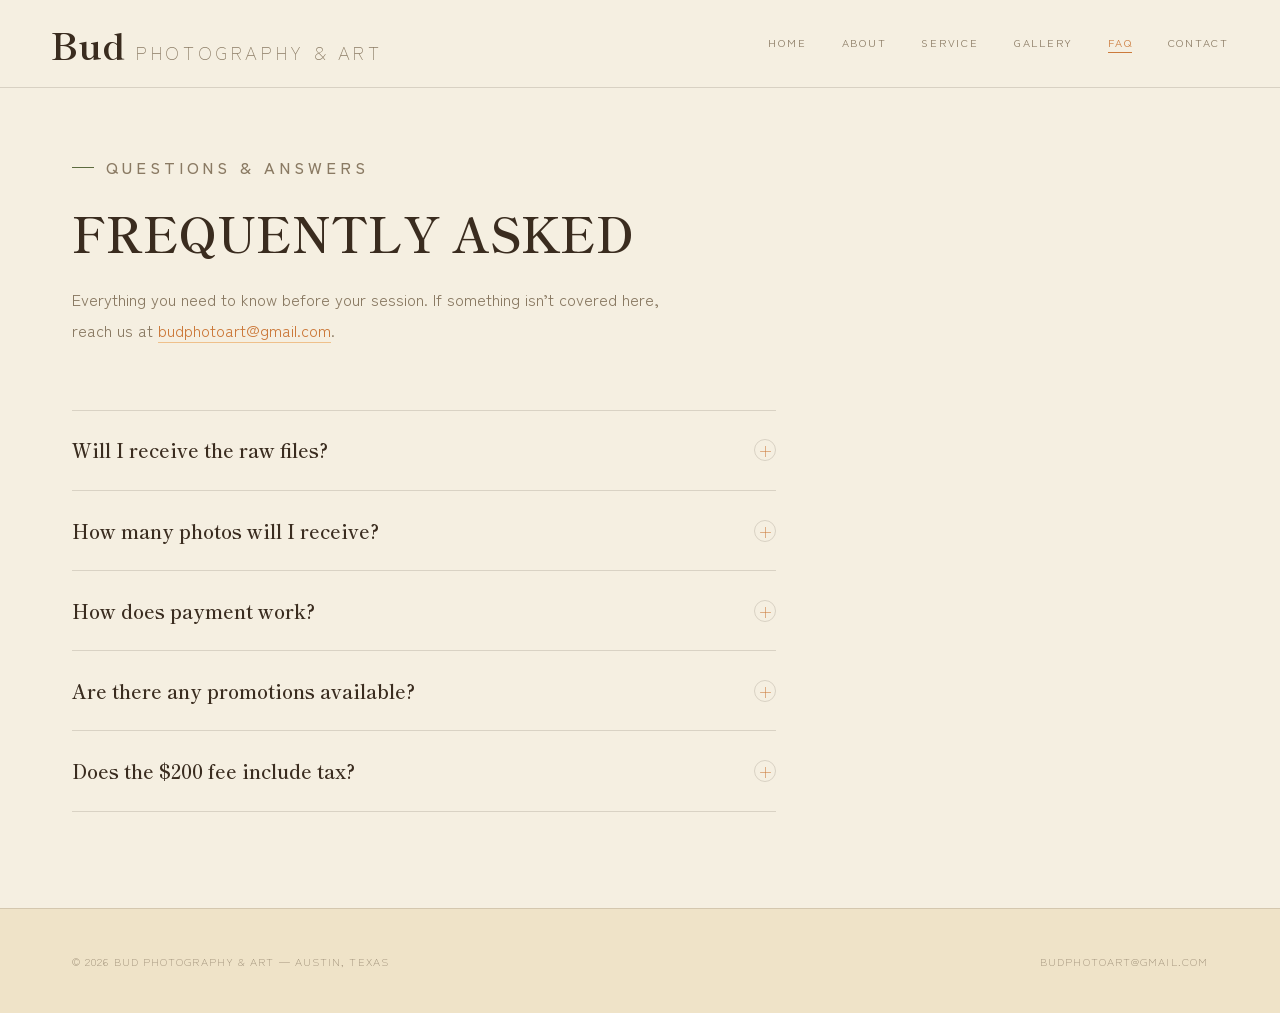
<file: faq.html>
<!DOCTYPE html>
<html lang="en">
<head>
<meta charset="UTF-8">
<meta name="viewport" content="width=device-width, initial-scale=1.0">
<title>FAQ | Bud Photography &amp; Art — Cedar Park Family Photographer</title>
<meta name="description" content="Frequently asked questions about family portrait sessions with Bud Photography & Art in Cedar Park and North Austin, TX. What to wear, locations, delivery timeline, and more.">
<meta name="keywords" content="family photographer FAQ Cedar Park, portrait session questions North Austin, what to wear family photos Austin">
<style>
@import url('https://fonts.googleapis.com/css2?family=Shippori+Mincho:wght@500;600;700&family=Zen+Kaku+Gothic+New:wght@300;400;500&display=swap');

:root{
  --washi:#F5EFE1;
  --washi-warm:#EFE3C8;
  --washi-glow:#FBEFD3;
  --ink:#3A2C1F;
  --ink-soft:#8A7A63;
  --moss:#7C8556;
  --moss-deep:#5C6B3E;
  --kaki:#CC7A3B;
  --kaki-soft:#EFC08A;
  --line: rgba(58,44,31,0.15);

  --serif: "Shippori Mincho", "Iowan Old Style", serif;
  --sans: "Zen Kaku Gothic New", "Helvetica Neue", sans-serif;
}

*{ box-sizing:border-box; }
html{ scroll-behavior:smooth; }
body{
  margin:0;
  background:var(--washi);
  color:var(--ink);
  font-family:var(--sans);
  font-weight:400;
  -webkit-font-smoothing:antialiased;
}
h1,h2,h3{ font-family:var(--serif); margin:0; font-weight:600; }
p{ margin:0; }
a{ color:inherit; }
::selection{ background:var(--kaki-soft); color:var(--ink); }

.eyebrow{
  font-family:var(--sans); font-weight:500;
  font-size:0.7rem; letter-spacing:0.24em; text-transform:uppercase;
  color:var(--moss-deep);
  display:flex; align-items:center; gap:0.75rem;
}
.eyebrow::before{ content:""; width:22px; height:1px; background:var(--moss-deep); display:inline-block; }

/* ---------- NAV ---------- */
nav{
  position:fixed; top:0; left:0; right:0; z-index:50;
  display:flex; align-items:center; justify-content:space-between;
  padding:1.6rem clamp(1.25rem, 4vw, 3.5rem);
  transition: background 0.4s ease, padding 0.4s ease, box-shadow 0.4s ease;
}
nav.scrolled{
  background:rgba(245,239,225,0.92);
  backdrop-filter: blur(10px);
  padding:1.1rem clamp(1.25rem, 4vw, 3.5rem);
  box-shadow:0 1px 0 var(--line);
}
.brand{ display:flex; align-items:baseline; gap:0.6rem; text-decoration:none; }
.brand .mark{ font-family:var(--serif); font-weight:700; font-size:2.27rem; letter-spacing:0.04em; color:var(--ink); }
.brand .sub{ font-family:var(--sans); font-weight:300; font-size:1.13rem; letter-spacing:0.2em; text-transform:uppercase; color:var(--ink-soft); }
.nav-links{ display:flex; gap:2.2rem; }
.nav-links a{
  font-family:var(--sans); font-weight:400; font-size:0.68rem; letter-spacing:0.16em;
  text-transform:uppercase; text-decoration:none; color:var(--ink-soft);
  padding-bottom:2px; border-bottom:1px solid transparent;
  transition:color 0.3s ease, border-color 0.3s ease;
}
.nav-links a:hover, .nav-links a:focus-visible{ color:var(--kaki); border-color:var(--kaki); outline:none; }
.nav-links a.active{ color:var(--kaki); border-color:var(--kaki); }
.menu-toggle{
  display:none;
  background:none;
  border:none;
  font-size:1.8rem;
  color:var(--ink);
  cursor:pointer;
  padding:0;
}

@media (max-width:720px){
  .menu-toggle{ display:block; z-index:1001; }
  .nav-links{
    position:fixed; top:0; right:-100%; width:240px; height:100vh;
    background:rgba(245,239,225,.98); backdrop-filter:blur(12px);
    display:flex; flex-direction:column; justify-content:center; align-items:center; gap:2rem;
    transition:right .35s ease; box-shadow:-4px 0 20px rgba(0,0,0,.08);
  }
  .nav-links.open{ right:0; }
  .nav-links a{ font-size:.9rem; }
}

/* ---------- PAGE ---------- */
.section{ padding:9.5rem clamp(1.25rem, 6vw, 4.5rem) 6rem; }

.page-head{ max-width:38rem; margin-bottom:4rem; }
.page-head h2{ font-size:clamp(1.9rem,4vw,3rem); font-weight:600; margin:1.1rem 0 1.3rem; line-height:1.3; text-transform:uppercase; }
.page-head p{ color:var(--ink-soft); font-size:1.02rem; line-height:1.9; }

/* ---------- FAQ ACCORDION ---------- */
.faq-list{ max-width:44rem; }

details{
  border-top:1px solid var(--line);
}
details:last-child{
  border-bottom:1px solid var(--line);
}

summary{
  display:flex;
  align-items:center;
  justify-content:space-between;
  gap:1.5rem;
  padding:1.6rem 0;
  font-family:var(--serif);
  font-size:clamp(1rem, 1.8vw, 1.2rem);
  font-weight:600;
  color:var(--ink);
  cursor:pointer;
  list-style:none;
  user-select:none;
}
summary::-webkit-details-marker{ display:none; }

.faq-icon{
  flex-shrink:0;
  width:22px; height:22px;
  border:1px solid var(--line);
  border-radius:50%;
  display:flex; align-items:center; justify-content:center;
  color:var(--kaki);
  font-family:var(--sans);
  font-size:1rem;
  font-weight:300;
  transition:background 0.25s ease, border-color 0.25s ease;
}
details[open] .faq-icon{
  background:var(--kaki);
  border-color:var(--kaki);
  color:var(--washi);
}

summary:hover .faq-icon{
  border-color:var(--kaki);
}

.faq-body{
  padding:0 0 1.8rem;
  font-family:var(--sans);
  font-size:1rem;
  line-height:1.9;
  color:var(--ink-soft);
  max-width:36rem;
}

/* ---------- FOOTER ---------- */
footer{
  background:var(--washi-warm); color:var(--ink-soft);
  padding:2.75rem clamp(1.25rem,6vw,4.5rem);
  display:flex; justify-content:space-between; flex-wrap:wrap; gap:1rem;
  font-family:var(--sans); font-weight:300; font-size:0.68rem; letter-spacing:0.1em; text-transform:uppercase;
  border-top:1px solid var(--line);
}
footer a{ text-decoration:none; color:inherit; }

@media (prefers-reduced-motion: reduce){ html{ scroll-behavior:auto; } }

</style>
</head>
<body>

<nav id="nav">
  <a href="index.html" class="brand">
    <span class="mark">Bud</span>
    <span class="sub">Photography &amp; Art</span>
  </a>
  <button id="menuToggle" class="menu-toggle" aria-label="Menu" aria-expanded="false" aria-controls="navLinks">☰</button>
  <div class="nav-links" id="navLinks">
    <a href="index.html">Home</a>
    <a href="about.html">About</a>
    <a href="service.html">Service</a>
    <a href="gallery.html">Gallery</a>
    <a href="faq.html" class="active">FAQ</a>
    <a href="contact.html">Contact</a>
  </div>
</nav>

<section class="section">
  <div class="page-head">
    <p class="eyebrow">Questions &amp; Answers</p>
    <h2>Frequently Asked</h2>
    <p>Everything you need to know before your session. If something isn&rsquo;t covered here, reach us at <a href="mailto:budphotoart@gmail.com" style="color:var(--kaki); text-decoration:none; border-bottom:1px solid var(--kaki-soft);">budphotoart@gmail.com</a>.</p>
  </div>

  <div class="faq-list">

    <details>
      <summary>
        Will I receive the raw files?
        <span class="faq-icon">+</span>
      </summary>
      <div class="faq-body">
        <p>Raw files are not included. A RAW file is the unprocessed, unfinished image straight from the camera sensor — flat, unretouched, and requiring professional editing software just to view properly. What you receive instead are the completed photographs: carefully color-graded, retouched, and edited to reflect the full creative vision of your session.</p>
        <p style="margin-top:1rem;">Sharing raw files would be like a chef handing you unseasoned, uncooked ingredients instead of the finished dish. The edit is part of the art.</p>
      </div>
    </details>

    <details>
      <summary>
        How many photos will I receive?
        <span class="faq-icon">+</span>
      </summary>
      <div class="faq-body">
        Every session includes a minimum of 20 fully edited, high-resolution images. The final count depends on how the session unfolds — the light, the energy, and the natural moments that arise. We never pad a gallery with duplicates, and we never cut it short just to hit a number. Quality over quantity, always.
      </div>
    </details>

    <details>
      <summary>
        How does payment work?
        <span class="faq-icon">+</span>
      </summary>
      <div class="faq-body">
        <p>A <strong style="color:var(--ink);">$100 deposit</strong> is due at booking to secure your session date and time. The remaining <strong style="color:var(--ink);">$100 balance</strong> is collected on the day of your shoot.</p>
        <p style="margin-top:1rem;">We accept Venmo and Zelle. Payment details will be shared when you confirm your booking.</p>
      </div>
    </details>

    <details>
      <summary>
        Are there any promotions available?
        <span class="faq-icon">+</span>
      </summary>
      <div class="faq-body">
        Returning clients receive <strong style="color:var(--ink);">10% off</strong> their next session — our way of saying thank you for trusting us with your family&rsquo;s story again. The discount is applied automatically when you book; just mention that you&rsquo;ve shot with us before.
      </div>
    </details>

    <details>
      <summary>
        Does the $200 fee include tax?
        <span class="faq-icon">+</span>
      </summary>
      <div class="faq-body">
        Yes. The $200 session fee is all-inclusive — no hidden charges, no added taxes at checkout. What you see is what you pay.
      </div>
    </details>

  </div>
</section>

<footer>
  <span>&copy; 2026 Bud Photography &amp; Art — Austin, Texas</span>
  <span><a href="mailto:budphotoart@gmail.com">budphotoart@gmail.com</a></span>
</footer>

<script>
const nav = document.getElementById('nav');
const menuToggle = document.getElementById('menuToggle');
const navLinks = document.getElementById('navLinks');

if (menuToggle && navLinks) {
  menuToggle.addEventListener('click', () => {
    const isOpen = navLinks.classList.toggle('open');
    menuToggle.textContent = isOpen ? '✕' : '☰';
    menuToggle.setAttribute('aria-expanded', String(isOpen));
  });
  navLinks.querySelectorAll('a').forEach(link => {
    link.addEventListener('click', () => {
      navLinks.classList.remove('open');
      menuToggle.textContent = '☰';
      menuToggle.setAttribute('aria-expanded', 'false');
    });
  });
}

// Subpage: nav solid from start
nav.classList.add('scrolled');

// Swap + / − icon on open/close
document.querySelectorAll('details').forEach(detail => {
  detail.addEventListener('toggle', () => {
    const icon = detail.querySelector('.faq-icon');
    if (icon) icon.textContent = detail.open ? '−' : '+';
  });
});
</script>
</body>
</html>
</file>
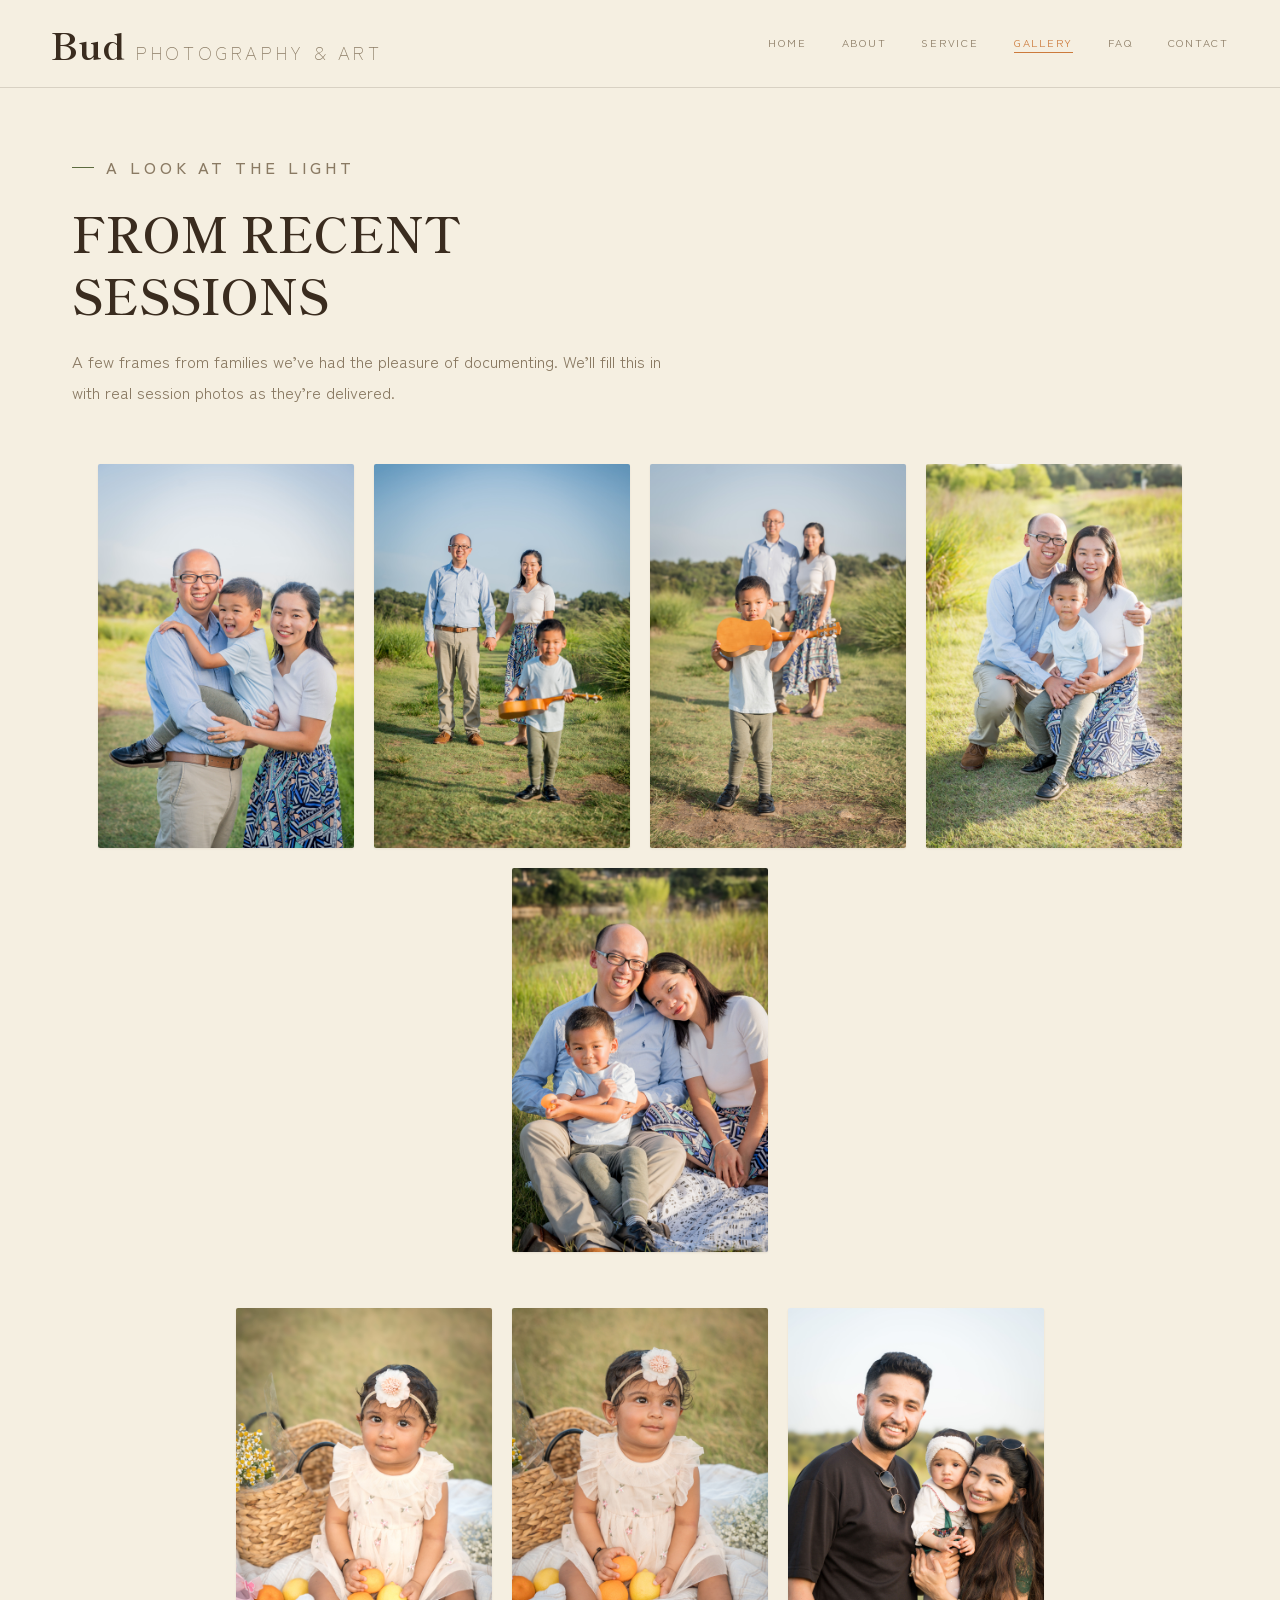
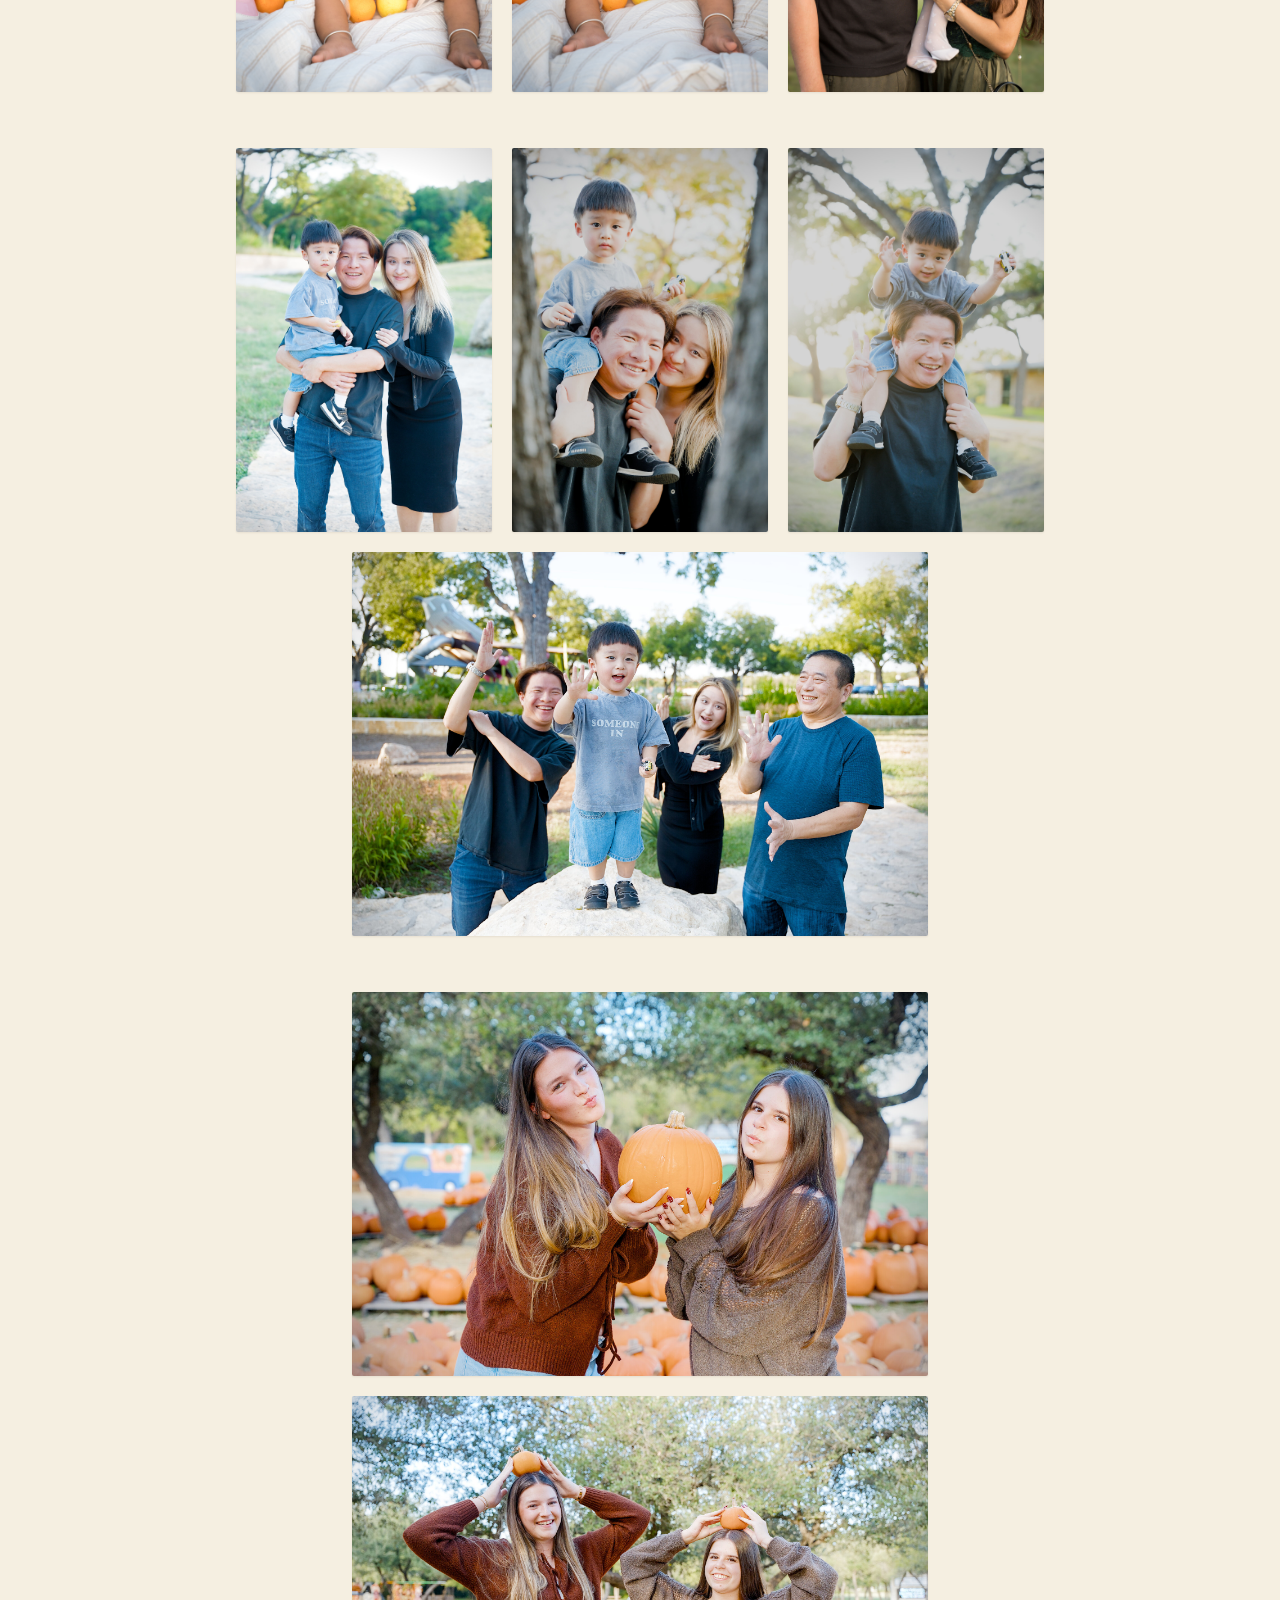
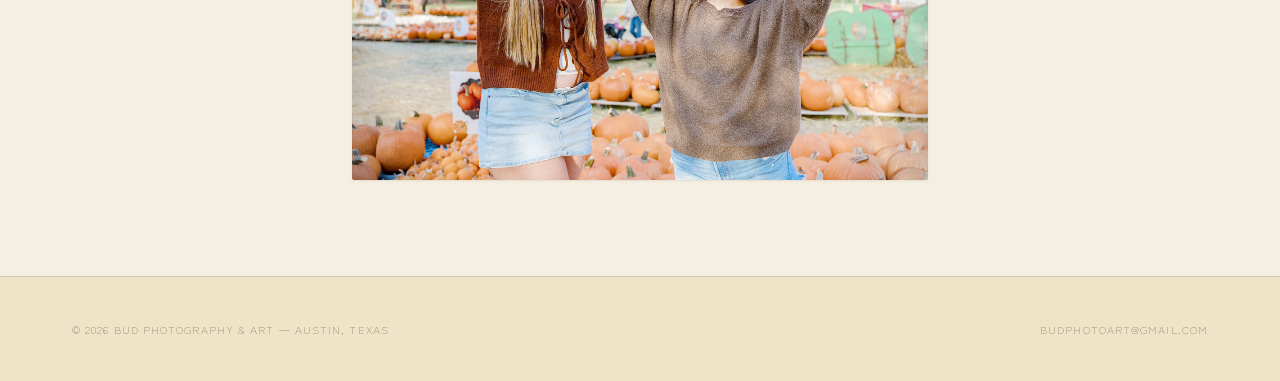
<file: gallery.html>
<!DOCTYPE html>
<html lang="en">
<head>
<meta charset="UTF-8">
<meta name="viewport" content="width=device-width, initial-scale=1.0">
<title>Photo Gallery | Bud Photography &amp; Art — Cedar Park Family Portraits</title>
<meta name="description" content="View outdoor family portrait galleries by Bud Photography & Art. Golden hour sessions at Cedar Park, Brushy Creek Lake Park, and North Austin parks.">
<meta name="keywords" content="Cedar Park family portrait gallery, North Austin family photos, golden hour outdoor portraits Austin">
<style>
@import url('https://fonts.googleapis.com/css2?family=Shippori+Mincho:wght@500;600;700&family=Zen+Kaku+Gothic+New:wght@300;400;500&display=swap');

:root{
  --washi:#F5EFE1;
  --washi-warm:#EFE3C8;
  --washi-glow:#FBEFD3;
  --ink:#3A2C1F;
  --ink-soft:#8A7A63;
  --moss:#7C8556;
  --moss-deep:#5C6B3E;
  --kaki:#CC7A3B;
  --kaki-soft:#EFC08A;
  --line: rgba(58,44,31,0.15);

  --serif: "Shippori Mincho", "Iowan Old Style", serif;
  --sans: "Zen Kaku Gothic New", "Helvetica Neue", sans-serif;
}

*{ box-sizing:border-box; }
html{ scroll-behavior:smooth; }
body{
  margin:0;
  background:var(--washi);
  color:var(--ink);
  font-family:var(--sans);
  font-weight:400;
  -webkit-font-smoothing:antialiased;
}
h1,h2,h3{ font-family:var(--serif); margin:0; font-weight:600; }
p{ margin:0; }
a{ color:inherit; }
::selection{ background:var(--kaki-soft); color:var(--ink); }

.eyebrow{
  font-family:var(--sans); font-weight:500;
  font-size:0.7rem; letter-spacing:0.24em; text-transform:uppercase;
  color:var(--moss-deep);
  display:flex; align-items:center; gap:0.75rem;
}
.eyebrow::before{ content:""; width:22px; height:1px; background:var(--moss-deep); display:inline-block; }

/* ---------- NAV ---------- */
nav{
  position:fixed; top:0; left:0; right:0; z-index:50;
  display:flex; align-items:center; justify-content:space-between;
  padding:1.6rem clamp(1.25rem, 4vw, 3.5rem);
  transition: background 0.4s ease, padding 0.4s ease, box-shadow 0.4s ease;
}
nav.scrolled{
  background:rgba(245,239,225,0.92);
  backdrop-filter: blur(10px);
  padding:1.1rem clamp(1.25rem, 4vw, 3.5rem);
  box-shadow:0 1px 0 var(--line);
}
.brand{ display:flex; align-items:baseline; gap:0.6rem; text-decoration:none; }
.brand .mark{ font-family:var(--serif); font-weight:700; font-size:2.27rem; letter-spacing:0.04em; color:var(--ink); }
.brand .sub{ font-family:var(--sans); font-weight:300; font-size:1.13rem; letter-spacing:0.2em; text-transform:uppercase; color:var(--ink-soft); }
.nav-links{ display:flex; gap:2.2rem; }
.nav-links a{
  font-family:var(--sans); font-weight:400; font-size:0.68rem; letter-spacing:0.16em;
  text-transform:uppercase; text-decoration:none; color:var(--ink-soft);
  padding-bottom:2px; border-bottom:1px solid transparent;
  transition:color 0.3s ease, border-color 0.3s ease;
}
.nav-links a:hover, .nav-links a:focus-visible{ color:var(--kaki); border-color:var(--kaki); outline:none; }
.nav-links a.active{ color:var(--kaki); border-color:var(--kaki); }
.menu-toggle{
    display:none;
    background:none;
    border:none;
    font-size:1.8rem;
    color:var(--ink);
    cursor:pointer;
    padding:0;
}

@media (max-width:720px){

    .menu-toggle{
        display:block;
        z-index:1001;
    }

    .nav-links{
        position:fixed;
        top:0;
        right:-100%;
        width:240px;
        height:100vh;

        background:rgba(245,239,225,.98);
        backdrop-filter:blur(12px);

        display:flex;
        flex-direction:column;
        justify-content:center;
        align-items:center;
        gap:2rem;

        transition:right .35s ease;
        box-shadow:-4px 0 20px rgba(0,0,0,.08);
    }

    .nav-links.open{
        right:0;
    }

    .nav-links a{
        font-size:.9rem;
    }
}

/* ---------- HERO (home page only) ---------- */
.hero{ height:220vh; position:relative; }
.hero-sticky{ position:sticky; top:0; height:100vh; overflow:hidden; background:var(--washi); }
.hero-scene{ position:absolute; inset:0; }
.ridge{ position:absolute; bottom:0; left:0; width:100%; }
.hero-content{ position:absolute; left:0; right:0; top:16%; padding:0 clamp(1.25rem, 6vw, 4.5rem); max-width:820px; z-index:5; }
.hero-content h1{ font-size:clamp(2.2rem, 6vw, 4.6rem); line-height:1.18; letter-spacing:0.005em; color:var(--ink); margin:0 0 1.4rem; }
.hero-content .hero-sub{ font-family:var(--sans); font-weight:400; font-size:1rem; line-height:1.85; color:var(--ink-soft); max-width:32rem; }
.hero-place{ margin-top:2.2rem; display:flex; align-items:center; gap:0.9rem; font-family:var(--sans); font-weight:500; font-size:0.7rem; letter-spacing:0.2em; text-transform:uppercase; color:var(--moss-deep); }
.hero-place::before{ content:""; width:18px; height:1px; background:var(--moss-deep); display:inline-block; }
.scroll-cue{ position:absolute; left:clamp(1.25rem,6vw,4.5rem); bottom:8%; font-family:var(--sans); font-weight:300; font-size:0.65rem; letter-spacing:0.2em; text-transform:uppercase; color:var(--ink-soft); display:flex; align-items:center; gap:0.75rem; }
.scroll-cue .line{ width:38px; height:1px; background:var(--ink-soft); opacity:0.5; }
@media (max-width:720px){ .scroll-cue{ display:none; } }

/* ---------- Generic section ---------- */
.section{ padding:9.5rem clamp(1.25rem, 6vw, 4.5rem) 6rem; min-height:60vh; }
.page-head{ max-width:38rem; margin-bottom:3.5rem; }
.page-head h2{ font-size:clamp(1.9rem,4vw,3rem); font-weight:600; margin:1.1rem 0 1.3rem; line-height:1.3; text-transform:uppercase; }
.page-head p{ color:var(--ink-soft); font-size:1.02rem; line-height:1.9; }

/* ---------- STORY (home page) ---------- */
.story{ background:var(--washi); display:grid; grid-template-columns:0.85fr 1.15fr; gap:4.5rem; align-items:start; border-top:1px solid var(--line); }
.story .story-head{ position:sticky; top:9rem; padding-left:1.75rem; border-left:1px solid var(--moss); }
.story h2{ font-size:clamp(1.7rem, 3.4vw, 2.5rem); line-height:1.35; letter-spacing:0.01em; font-weight:600; }
.story .story-copy{ font-size:1.02rem; line-height:1.9; color:var(--ink-soft); max-width:36rem; }
.story .story-copy + .story-copy{ margin-top:1.4rem; }
@media (max-width:840px){ .story{ grid-template-columns:1fr; gap:2rem; } .story .story-head{ position:static; } }

/* ---------- SERVICE page ---------- */
.expect-head{ max-width:38rem; margin:0 0 3.5rem; }
.expect-head h2{ font-size:clamp(1.7rem,3.4vw,2.5rem); font-weight:600; margin:1.1rem 0 1.3rem; line-height:1.35; }
.expect-head p{ color:var(--ink-soft); font-size:1.02rem; line-height:1.9; }
.expect-head p + p{ margin-top:1.1rem; }

.stat-row{ display:grid; grid-template-columns:repeat(4,1fr); gap:2.5rem; border-top:1px solid var(--line); padding-top:2.8rem; margin-top:1rem; }
.stat{ text-align:left; }
.stat .tick{ width:14px; height:1px; background:var(--kaki); margin-bottom:1rem; }
.stat .num{ font-family:var(--serif); font-weight:600; font-size:clamp(1.6rem,2.6vw,2.2rem); color:var(--ink); }
.stat .label{ font-family:var(--sans); font-weight:400; font-size:0.72rem; letter-spacing:0.12em; text-transform:uppercase; color:var(--ink-soft); margin-top:0.5rem; }
@media (max-width:760px){ .stat-row{ grid-template-columns:1fr 1fr; row-gap:2.5rem; } }

.location-block{ margin-top:5rem; padding-top:3.5rem; border-top:1px solid var(--line); }
.locations-head{ margin-bottom:2.5rem; max-width:32rem; }
.locations-head h2{ font-size:clamp(1.7rem, 3.4vw, 2.5rem); font-weight:600; color:var(--ink); line-height:1.35; margin-top:1.1rem; }
.locations-head .loc-copy{ font-size:1rem; line-height:1.9; color:var(--ink-soft); margin-top:1.2rem; }
.loc-list{ list-style:none; margin:0; padding:0; border-top:1px solid var(--line); max-width:38rem; }
.loc-list li{ display:flex; align-items:baseline; gap:1.2rem; padding:1.6rem 0; border-bottom:1px solid var(--line); font-family:var(--sans); font-weight:400; font-size:1rem; letter-spacing:0.01em; }
.loc-list li .dash{ color:var(--kaki); font-family:var(--serif); }
.loc-list li .note{ margin-left:auto; color:var(--ink-soft); font-size:0.68rem; letter-spacing:0.14em; text-transform:uppercase; opacity:0.7; }
@media (max-width:720px){ .loc-list li .note{ display:none; } }

/* ---------- GALLERY page ---------- */
/* Justified-row layout: a consistent row height with natural varying
   widths (portrait/landscape mixed) reads as an organic print spread
   rather than a uniform grid. */
.gallery-groups{ display:flex; flex-direction:column; gap:3.5rem; }
.photo-row{ display:flex; flex-wrap:wrap; align-items:flex-start; justify-content:center; gap:1.25rem; }
.photo-row img{
  height:30vw; max-height:460px; min-height:280px;
  width:auto; max-width:100%;
  display:block; object-fit:contain;
  border-radius:2px;
  box-shadow:0 1px 2px rgba(58,44,31,0.08);
}
.gallery-tile{
  aspect-ratio:4/5; border-radius:2px; margin-bottom:1.5rem;
  background:
    radial-gradient(circle at 30% 20%, rgba(239,192,138,0.65), transparent 60%),
    linear-gradient(160deg, var(--washi-warm), var(--washi-glow));
  border:1px dashed var(--line);
  display:flex; align-items:center; justify-content:center;
  text-align:center; padding:1rem;
}
.gallery-tile span{ font-family:var(--sans); font-weight:400; font-size:0.7rem; letter-spacing:0.12em; text-transform:uppercase; color:var(--ink-soft); }
/* Below tablet width, stack one photo per row at full width instead
   of fixing height — this is what actually fixes portrait photos:
   height:auto means the image always keeps its true proportions,
   so nothing gets stretched or cropped on phones. */
@media (max-width:760px){
  .photo-row{ flex-direction:column; align-items:center; gap:1.25rem; }
  .photo-row img{ height:auto; width:100%; max-width:480px; }
}

/* ---------- CONTACT page ---------- */
.cta{ background:linear-gradient(180deg, var(--washi-warm) 0%, var(--washi-glow) 100%); color:var(--ink); text-align:center; }
.cta .enso-mark{ width:52px; height:52px; margin:0 auto 1.75rem; opacity:0.9; }
.cta h2{ font-size:clamp(2rem,4.6vw,3.2rem); font-weight:600; line-height:1.3; max-width:30rem; margin:0 auto 1.4rem; text-transform:uppercase; }
.cta > p.sub{ color:var(--ink-soft); max-width:28rem; margin:0 auto 2rem; line-height:1.9; font-size:1rem; }
.cta > p.contact-email{ margin:0 auto 3rem; }
.cta > p.contact-email a{
  font-family:var(--sans); font-weight:500; font-size:0.85rem; letter-spacing:0.08em;
  text-transform:uppercase; color:var(--kaki); text-decoration:none;
  border-bottom:1px solid var(--kaki-soft); padding-bottom:2px;
}
.cta > p.contact-email a:hover, .cta > p.contact-email a:focus-visible{ color:var(--ink); border-color:var(--ink); outline:none; }

form.inquiry{ max-width:32rem; margin:0 auto; text-align:left; display:grid; gap:1.4rem; }
.form-row{ display:grid; grid-template-columns:1fr 1fr; gap:1.4rem; }
@media (max-width:600px){ .form-row{ grid-template-columns:1fr; } }
label{ font-family:var(--sans); font-weight:400; font-size:0.66rem; letter-spacing:0.16em; text-transform:uppercase; color:var(--ink-soft); display:block; margin-bottom:0.6rem; }
input, textarea{ width:100%; background:transparent; border:none; border-bottom:1px solid var(--line); color:var(--ink); font-family:var(--sans); font-size:0.95rem; padding:0.6rem 0.1rem; }
input::placeholder, textarea::placeholder{ color:rgba(58,44,31,0.35); }
input:focus, textarea:focus{ outline:none; border-color:var(--kaki); }
textarea{ resize:vertical; min-height:5rem; }
.submit-btn{
  justify-self:start; margin-top:0.5rem;
  font-family:var(--sans); font-weight:500; font-size:0.72rem; letter-spacing:0.16em; text-transform:uppercase;
  background:var(--kaki); color:var(--washi); border:1px solid var(--kaki);
  padding:1rem 2.2rem; cursor:pointer; transition:background 0.3s ease, color 0.3s ease;
}
.submit-btn:hover, .submit-btn:focus-visible{ background:transparent; color:var(--kaki); outline:none; }

/* ---------- FOOTER ---------- */
footer{
  background:var(--washi-warm); color:var(--ink-soft);
  padding:2.75rem clamp(1.25rem,6vw,4.5rem);
  display:flex; justify-content:space-between; flex-wrap:wrap; gap:1rem;
  font-family:var(--sans); font-weight:300; font-size:0.68rem; letter-spacing:0.1em; text-transform:uppercase;
  border-top:1px solid var(--line);
}
footer a{ text-decoration:none; color:inherit; }

@media (prefers-reduced-motion: reduce){ html{ scroll-behavior:auto; } }

</style>
</head>
<body>

<nav id="nav">
  <a href="index.html" class="brand">
    <span class="mark">Bud</span>
    <span class="sub">Photography &amp; Art</span>
  </a>
  <button
  id="menuToggle"
  class="menu-toggle"
  aria-label="Menu"
  aria-expanded="false"
  aria-controls="navLinks">
  ☰
  </button>

  <div class="nav-links" id="navLinks">
    <a href="index.html">Home</a>
    <a href="about.html">About</a>
    <a href="service.html">Service</a>
    <a href="gallery.html" class="active">Gallery</a>
    <a href="faq.html">FAQ</a>
    <a href="contact.html">Contact</a>
  </div>
</nav>

<section class="section">
  <div class="page-head">
    <p class="eyebrow">A Look At The Light</p>
    <h2>From recent sessions</h2>
    <p>A few frames from families we&rsquo;ve had the pleasure of documenting. We&rsquo;ll fill this in with real session photos as they&rsquo;re delivered.</p>
  </div>
  <div class="gallery-groups">
    <div class="photo-row">
      <img src="image/Susan2.jpg" alt="Family portrait, Austin golden hour session">
      <img src="image/Susan4.jpg" alt="Family portrait, Austin golden hour session">
      <img src="image/Susan5.jpg" alt="Family portrait, Austin golden hour session">
      <img src="image/Susan7.jpg" alt="Family portrait, Austin golden hour session">
      <img src="image/Susan8.jpg" alt="Family portrait, Austin golden hour session">
    </div>
    <div class="photo-row">
      <img src="image/I6.jpg" alt="Family portrait, Austin golden hour session">
      <img src="image/I8.jpg" alt="Family portrait, Austin golden hour session">
      <img src="image/I3.jpg" alt="Family portrait, Austin golden hour session">
    </div>
    <div class="photo-row">
      <img src="image/Luo1.jpg" alt="Family portrait, Austin golden hour session">
      <img src="image/Luo3.jpg" alt="Family portrait, Austin golden hour session">
      <img src="image/Luo4.jpg" alt="Family portrait, Austin golden hour session">
      <img src="image/Luo2.jpg" alt="Family portrait, Austin golden hour session">
    </div>
    <div class="photo-row">
      <img src="image/Pumpkin1.jpg" alt="Family portrait, Austin golden hour session">
      <img src="image/Pumpkin2.jpg" alt="Family portrait, Austin golden hour session">    </div>
  </div>
</section>

<footer>
  <span>&copy; 2026 Bud Photography &amp; Art — Austin, Texas</span>
  <span><a href="mailto:Budphotoart@gmail.com">Budphotoart@gmail.com</a></span>
</footer>

<script>
const nav = document.getElementById('nav');
const hero = document.getElementById('hero');

const menuToggle = document.getElementById('menuToggle');
const navLinks = document.getElementById('navLinks');

if (menuToggle && navLinks) {

  menuToggle.addEventListener('click', () => {
    const isOpen = navLinks.classList.toggle('open');
    menuToggle.textContent = isOpen ? '✕' : '☰';
    menuToggle.setAttribute('aria-expanded', String(isOpen));
  });

  navLinks.querySelectorAll('a').forEach(link => {
    link.addEventListener('click', () => {
      navLinks.classList.remove('open');
      menuToggle.textContent = '☰';
      menuToggle.setAttribute('aria-expanded', 'false');
    });
  });

}
const reduced = window.matchMedia('(prefers-reduced-motion: reduce)').matches;

function lerp(a,b,t){ return a + (b-a)*t; }
function hexToRgb(h){ h=h.replace('#',''); return [parseInt(h.substr(0,2),16),parseInt(h.substr(2,2),16),parseInt(h.substr(4,2),16)]; }
function mixHex(h1,h2,t){
  const a=hexToRgb(h1), b=hexToRgb(h2);
  const r=Math.round(lerp(a[0],b[0],t)), g=Math.round(lerp(a[1],b[1],t)), bl=Math.round(lerp(a[2],b[2],t));
  return `rgb(${r},${g},${bl})`;
}

if(hero){
  // HOME PAGE: nav starts transparent over the hero, and the enso/hero scene animates on scroll
  const content = document.querySelector('.hero-content');
  const cue = document.querySelector('.scroll-cue');
  const ring = document.getElementById('ensoRing');
  const glow1 = document.getElementById('glowStop1');
  const glow2 = document.getElementById('glowStop2');
  const ridgeBack = document.getElementById('ridgeBack');
  const ridgeMid = document.getElementById('ridgeMid');

  const R = 92;
  const CIRC = 2 * Math.PI * R;
  ring.style.strokeDasharray = CIRC;
  ring.style.strokeDashoffset = CIRC;

  function render(progress){
    const drawT = Math.min(progress / 0.7, 1);
    ring.style.strokeDashoffset = CIRC - (CIRC * 0.94 * drawT);
    ring.setAttribute('stroke', mixHex('#EFC08A', '#CC7A3B', progress));

    glow1.setAttribute('stop-color', mixHex('#FBEFD3', '#F3C989', progress));
    glow2.setAttribute('stop-color', mixHex('#FBEFD3', '#F3C989', progress));

    ridgeBack.setAttribute('fill', mixHex('#DCCFA6', '#C9A45E', progress));
    ridgeMid.setAttribute('fill', mixHex('#9C9159', '#8C5A2E', progress));

    const fadeStart = 0.5, fadeEnd = 0.95;
    let f = (progress - fadeStart) / (fadeEnd - fadeStart);
    f = Math.min(Math.max(f,0),1);
    content.style.opacity = 1 - f;
    content.style.transform = `translateY(${f*22}px)`;
    cue.style.opacity = progress < 0.12 ? 1 : Math.max(0, 1 - (progress-0.12)/0.2);
  }

  function onScroll(){
    const total = hero.offsetHeight - window.innerHeight;
    const rect = hero.getBoundingClientRect();
    let progress = total > 0 ? (-rect.top / total) : 0;
    progress = Math.min(Math.max(progress,0),1);
    render(progress);
    nav.classList.toggle('scrolled', window.scrollY > 40);
  }

  if(reduced){
    render(0.4);
    window.addEventListener('scroll', ()=> nav.classList.toggle('scrolled', window.scrollY > 40), {passive:true});
  } else {
    let ticking = false;
    window.addEventListener('scroll', ()=>{
      if(!ticking){ requestAnimationFrame(()=>{ onScroll(); ticking = false; }); ticking = true; }
    }, {passive:true});
    onScroll();
  }
} else {
  // SUBPAGES: no hero, nav is solid from the start
  nav.classList.add('scrolled');
}

</script>
</body>
</html>
</file>
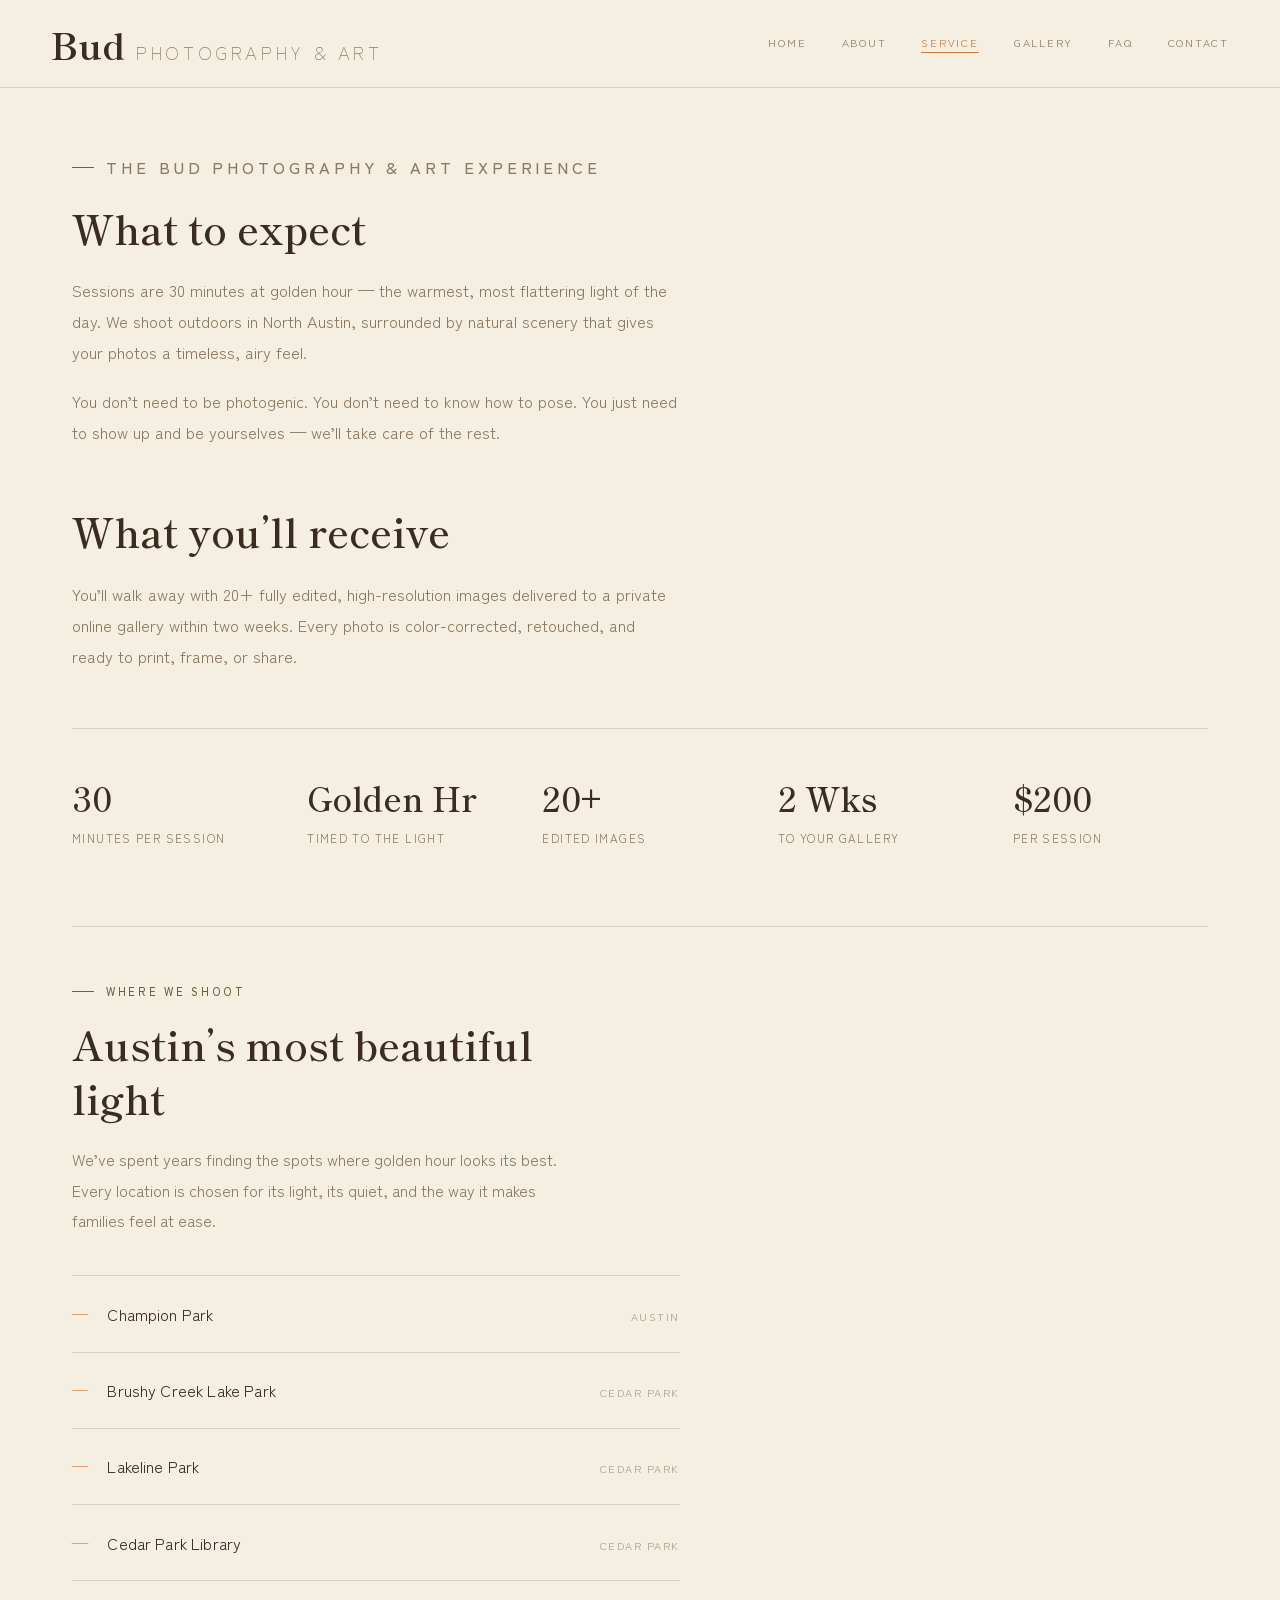
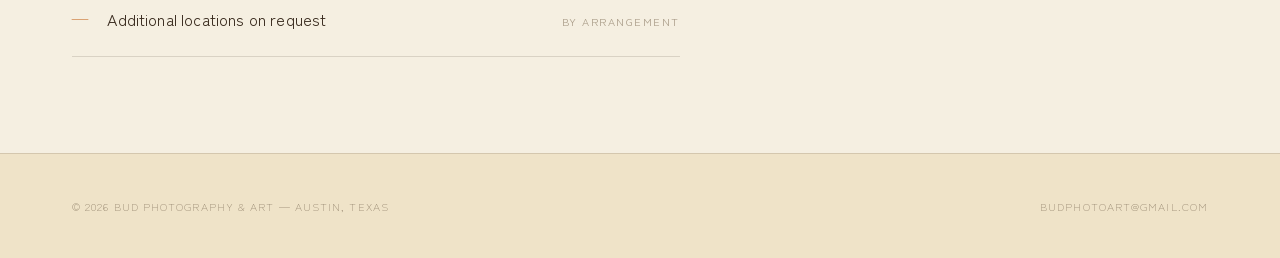
<file: service.html>
<!DOCTYPE html>
<html lang="en">
<head>
<meta charset="UTF-8">
<meta name="viewport" content="width=device-width, initial-scale=1.0">
<title>Portrait Session Pricing | Bud Photography &amp; Art — Cedar Park, TX</title>
<meta name="description" content="Outdoor family portrait sessions in Cedar Park, TX. 30-minute session, 20+ edited photos, private online gallery delivered in 2 weeks. Serving North Austin area.">
<meta name="keywords" content="family portrait pricing Cedar Park, outdoor photo session Austin, affordable family photographer North Austin">
<style>
@import url('https://fonts.googleapis.com/css2?family=Shippori+Mincho:wght@500;600;700&family=Zen+Kaku+Gothic+New:wght@300;400;500&display=swap');

:root{
  --washi:#F5EFE1;
  --washi-warm:#EFE3C8;
  --washi-glow:#FBEFD3;
  --ink:#3A2C1F;
  --ink-soft:#8A7A63;
  --moss:#7C8556;
  --moss-deep:#5C6B3E;
  --kaki:#CC7A3B;
  --kaki-soft:#EFC08A;
  --line: rgba(58,44,31,0.15);

  --serif: "Shippori Mincho", "Iowan Old Style", serif;
  --sans: "Zen Kaku Gothic New", "Helvetica Neue", sans-serif;
}

*{ box-sizing:border-box; }
html{ scroll-behavior:smooth; }
body{
  margin:0;
  background:var(--washi);
  color:var(--ink);
  font-family:var(--sans);
  font-weight:400;
  -webkit-font-smoothing:antialiased;
}
h1,h2,h3{ font-family:var(--serif); margin:0; font-weight:600; }
p{ margin:0; }
a{ color:inherit; }
::selection{ background:var(--kaki-soft); color:var(--ink); }

.eyebrow{
  font-family:var(--sans); font-weight:500;
  font-size:0.7rem; letter-spacing:0.24em; text-transform:uppercase;
  color:var(--moss-deep);
  display:flex; align-items:center; gap:0.75rem;
}
.eyebrow::before{ content:""; width:22px; height:1px; background:var(--moss-deep); display:inline-block; }

/* ---------- NAV ---------- */
nav{
  position:fixed; top:0; left:0; right:0; z-index:50;
  display:flex; align-items:center; justify-content:space-between;
  padding:1.6rem clamp(1.25rem, 4vw, 3.5rem);
  transition: background 0.4s ease, padding 0.4s ease, box-shadow 0.4s ease;
}
nav.scrolled{
  background:rgba(245,239,225,0.92);
  backdrop-filter: blur(10px);
  padding:1.1rem clamp(1.25rem, 4vw, 3.5rem);
  box-shadow:0 1px 0 var(--line);
}
.brand{ display:flex; align-items:baseline; gap:0.6rem; text-decoration:none; }
.brand .mark{ font-family:var(--serif); font-weight:700; font-size:2.27rem; letter-spacing:0.04em; color:var(--ink); }
.brand .sub{ font-family:var(--sans); font-weight:300; font-size:1.13rem; letter-spacing:0.2em; text-transform:uppercase; color:var(--ink-soft); }
.nav-links{ display:flex; gap:2.2rem; }
.nav-links a{
  font-family:var(--sans); font-weight:400; font-size:0.68rem; letter-spacing:0.16em;
  text-transform:uppercase; text-decoration:none; color:var(--ink-soft);
  padding-bottom:2px; border-bottom:1px solid transparent;
  transition:color 0.3s ease, border-color 0.3s ease;
}
.nav-links a:hover, .nav-links a:focus-visible{ color:var(--kaki); border-color:var(--kaki); outline:none; }
.nav-links a.active{ color:var(--kaki); border-color:var(--kaki); }
.menu-toggle{
    display:none;
    background:none;
    border:none;
    font-size:1.8rem;
    color:var(--ink);
    cursor:pointer;
    padding:0;
}

@media (max-width:720px){

    .menu-toggle{
        display:block;
        z-index:1001;
    }

    .nav-links{
        position:fixed;
        top:0;
        right:-100%;
        width:240px;
        height:100vh;

        background:rgba(245,239,225,.98);
        backdrop-filter:blur(12px);

        display:flex;
        flex-direction:column;
        justify-content:center;
        align-items:center;
        gap:2rem;

        transition:right .35s ease;
        box-shadow:-4px 0 20px rgba(0,0,0,.08);
    }

    .nav-links.open{
        right:0;
    }

    .nav-links a{
        font-size:.9rem;
    }
}

/* ---------- HERO (home page only) ---------- */
.hero{ height:220vh; position:relative; }
.hero-sticky{ position:sticky; top:0; height:100vh; overflow:hidden; background:var(--washi); }
.hero-scene{ position:absolute; inset:0; }
.ridge{ position:absolute; bottom:0; left:0; width:100%; }
.hero-content{ position:absolute; left:0; right:0; top:16%; padding:0 clamp(1.25rem, 6vw, 4.5rem); max-width:820px; z-index:5; }
.hero-content h1{ font-size:clamp(2.2rem, 6vw, 4.6rem); line-height:1.18; letter-spacing:0.005em; color:var(--ink); margin:0 0 1.4rem; }
.hero-content .hero-sub{ font-family:var(--sans); font-weight:400; font-size:1rem; line-height:1.85; color:var(--ink-soft); max-width:32rem; }
.hero-place{ margin-top:2.2rem; display:flex; align-items:center; gap:0.9rem; font-family:var(--sans); font-weight:500; font-size:0.7rem; letter-spacing:0.2em; text-transform:uppercase; color:var(--moss-deep); }
.hero-place::before{ content:""; width:18px; height:1px; background:var(--moss-deep); display:inline-block; }
.scroll-cue{ position:absolute; left:clamp(1.25rem,6vw,4.5rem); bottom:8%; font-family:var(--sans); font-weight:300; font-size:0.65rem; letter-spacing:0.2em; text-transform:uppercase; color:var(--ink-soft); display:flex; align-items:center; gap:0.75rem; }
.scroll-cue .line{ width:38px; height:1px; background:var(--ink-soft); opacity:0.5; }
@media (max-width:720px){ .scroll-cue{ display:none; } }

/* ---------- Generic section ---------- */
.section{ padding:9.5rem clamp(1.25rem, 6vw, 4.5rem) 6rem; min-height:60vh; }
.page-head{ max-width:38rem; margin-bottom:3.5rem; }
.page-head h2{ font-size:clamp(1.9rem,4vw,3rem); font-weight:600; margin:1.1rem 0 1.3rem; line-height:1.3; text-transform:uppercase; }
.page-head p{ color:var(--ink-soft); font-size:1.02rem; line-height:1.9; }

/* ---------- STORY (home page) ---------- */
.story{ background:var(--washi); display:grid; grid-template-columns:0.85fr 1.15fr; gap:4.5rem; align-items:start; border-top:1px solid var(--line); }
.story .story-head{ position:sticky; top:9rem; padding-left:1.75rem; border-left:1px solid var(--moss); }
.story h2{ font-size:clamp(1.7rem, 3.4vw, 2.5rem); line-height:1.35; letter-spacing:0.01em; font-weight:600; }
.story .story-copy{ font-size:1.02rem; line-height:1.9; color:var(--ink-soft); max-width:36rem; }
.story .story-copy + .story-copy{ margin-top:1.4rem; }
@media (max-width:840px){ .story{ grid-template-columns:1fr; gap:2rem; } .story .story-head{ position:static; } }

/* ---------- SERVICE page ---------- */
.expect-head{ max-width:38rem; margin:0 0 3.5rem; }
.expect-head h2{ font-size:clamp(1.7rem,3.4vw,2.5rem); font-weight:600; margin:1.1rem 0 1.3rem; line-height:1.35; }
.expect-head p{ color:var(--ink-soft); font-size:1.02rem; line-height:1.9; }
.expect-head p + p{ margin-top:1.1rem; }

.stat-row{ display:grid; grid-template-columns:repeat(5,1fr); gap:2.5rem; border-top:1px solid var(--line); padding-top:2.8rem; margin-top:1rem; }
.stat{ text-align:left; }
.stat .tick{ display:none; }
.stat .num{ font-family:var(--serif); font-weight:600; font-size:clamp(1.6rem,2.6vw,2.2rem); color:var(--ink); }
.stat .label{ font-family:var(--sans); font-weight:400; font-size:0.72rem; letter-spacing:0.12em; text-transform:uppercase; color:var(--ink-soft); margin-top:0.5rem; }
@media (max-width:760px){ .stat-row{ grid-template-columns:1fr 1fr; row-gap:2.5rem; } }

.location-block{ margin-top:5rem; padding-top:3.5rem; border-top:1px solid var(--line); }
.locations-head{ margin-bottom:2.5rem; max-width:32rem; }
.locations-head h2{ font-size:clamp(1.7rem, 3.4vw, 2.5rem); font-weight:600; color:var(--ink); line-height:1.35; margin-top:1.1rem; }
.locations-head .loc-copy{ font-size:1rem; line-height:1.9; color:var(--ink-soft); margin-top:1.2rem; }
.loc-list{ list-style:none; margin:0; padding:0; border-top:1px solid var(--line); max-width:38rem; }
.loc-list li{ display:flex; align-items:baseline; gap:1.2rem; padding:1.6rem 0; border-bottom:1px solid var(--line); font-family:var(--sans); font-weight:400; font-size:1rem; letter-spacing:0.01em; }
.loc-list li .dash{ color:var(--kaki); font-family:var(--serif); }
.loc-list li .note{ margin-left:auto; color:var(--ink-soft); font-size:0.68rem; letter-spacing:0.14em; text-transform:uppercase; opacity:0.7; }
@media (max-width:720px){ .loc-list li .note{ display:none; } }

/* ---------- GALLERY page ---------- */
.gallery-grid{ display:grid; grid-template-columns:repeat(3,1fr); gap:1.5rem; }
.gallery-tile{
  aspect-ratio:4/5; border-radius:2px;
  background:
    radial-gradient(circle at 30% 20%, rgba(239,192,138,0.65), transparent 60%),
    linear-gradient(160deg, var(--washi-warm), var(--washi-glow));
  border:1px dashed var(--line);
  display:flex; align-items:center; justify-content:center;
  text-align:center; padding:1rem;
}
.gallery-tile span{ font-family:var(--sans); font-weight:400; font-size:0.7rem; letter-spacing:0.12em; text-transform:uppercase; color:var(--ink-soft); }
@media (max-width:760px){ .gallery-grid{ grid-template-columns:1fr 1fr; } }
@media (max-width:480px){ .gallery-grid{ grid-template-columns:1fr; } }

/* ---------- CONTACT page ---------- */
.cta{ background:linear-gradient(180deg, var(--washi-warm) 0%, var(--washi-glow) 100%); color:var(--ink); text-align:center; }
.cta .enso-mark{ width:52px; height:52px; margin:0 auto 1.75rem; opacity:0.9; }
.cta h2{ font-size:clamp(2rem,4.6vw,3.2rem); font-weight:600; line-height:1.3; max-width:30rem; margin:0 auto 1.4rem; text-transform:uppercase; }
.cta > p.sub{ color:var(--ink-soft); max-width:28rem; margin:0 auto 2rem; line-height:1.9; font-size:1rem; }
.cta > p.contact-email{ margin:0 auto 3rem; }
.cta > p.contact-email a{
  font-family:var(--sans); font-weight:500; font-size:0.85rem; letter-spacing:0.08em;
  text-transform:uppercase; color:var(--kaki); text-decoration:none;
  border-bottom:1px solid var(--kaki-soft); padding-bottom:2px;
}
.cta > p.contact-email a:hover, .cta > p.contact-email a:focus-visible{ color:var(--ink); border-color:var(--ink); outline:none; }

form.inquiry{ max-width:32rem; margin:0 auto; text-align:left; display:grid; gap:1.4rem; }
.form-row{ display:grid; grid-template-columns:1fr 1fr; gap:1.4rem; }
@media (max-width:600px){ .form-row{ grid-template-columns:1fr; } }
label{ font-family:var(--sans); font-weight:400; font-size:0.66rem; letter-spacing:0.16em; text-transform:uppercase; color:var(--ink-soft); display:block; margin-bottom:0.6rem; }
input, textarea{ width:100%; background:transparent; border:none; border-bottom:1px solid var(--line); color:var(--ink); font-family:var(--sans); font-size:0.95rem; padding:0.6rem 0.1rem; }
input::placeholder, textarea::placeholder{ color:rgba(58,44,31,0.35); }
input:focus, textarea:focus{ outline:none; border-color:var(--kaki); }
textarea{ resize:vertical; min-height:5rem; }
.submit-btn{
  justify-self:start; margin-top:0.5rem;
  font-family:var(--sans); font-weight:500; font-size:0.72rem; letter-spacing:0.16em; text-transform:uppercase;
  background:var(--kaki); color:var(--washi); border:1px solid var(--kaki);
  padding:1rem 2.2rem; cursor:pointer; transition:background 0.3s ease, color 0.3s ease;
}
.submit-btn:hover, .submit-btn:focus-visible{ background:transparent; color:var(--kaki); outline:none; }

/* ---------- FOOTER ---------- */
footer{
  background:var(--washi-warm); color:var(--ink-soft);
  padding:2.75rem clamp(1.25rem,6vw,4.5rem);
  display:flex; justify-content:space-between; flex-wrap:wrap; gap:1rem;
  font-family:var(--sans); font-weight:300; font-size:0.68rem; letter-spacing:0.1em; text-transform:uppercase;
  border-top:1px solid var(--line);
}
footer a{ text-decoration:none; color:inherit; }

@media (prefers-reduced-motion: reduce){ html{ scroll-behavior:auto; } }

</style>
</head>
<body>

<nav id="nav">
  <a href="index.html" class="brand">
    <span class="mark">Bud</span>
    <span class="sub">Photography &amp; Art</span>
  </a>
  <button
  id="menuToggle"
  class="menu-toggle"
  aria-label="Menu"
  aria-expanded="false"
  aria-controls="navLinks">
  ☰
  </button>

  <div class="nav-links" id="navLinks">
    <a href="index.html">Home</a>
    <a href="about.html">About</a>
    <a href="service.html" class="active">Service</a>
    <a href="gallery.html">Gallery</a>
    <a href="faq.html">FAQ</a>
    <a href="contact.html">Contact</a>
  </div>
</nav>

<section class="section">
  <div class="expect-head">
    <p class="eyebrow">The Bud Photography &amp; Art Experience</p>
    <h2>What to expect</h2>
    <p>Sessions are 30 minutes at golden hour &mdash; the warmest, most flattering light of the day. We shoot outdoors in North Austin, surrounded by natural scenery that gives your photos a timeless, airy feel.</p>
    <p>You don&rsquo;t need to be photogenic. You don&rsquo;t need to know how to pose. You just need to show up and be yourselves &mdash; we&rsquo;ll take care of the rest.</p>
  </div>

  <div class="expect-head">
    <h2>What you&rsquo;ll receive</h2>
    <p>You&rsquo;ll walk away with 20+ fully edited, high-resolution images delivered to a private online gallery within two weeks. Every photo is color-corrected, retouched, and ready to print, frame, or share.</p>
  </div>

  <div class="stat-row">
    <div class="stat"><div class="tick"></div><div class="num">30</div><div class="label">Minutes per session</div></div>
    <div class="stat"><div class="tick"></div><div class="num">Golden Hr</div><div class="label">Timed to the light</div></div>
    <div class="stat"><div class="tick"></div><div class="num">20+</div><div class="label">Edited images</div></div>
    <div class="stat"><div class="tick"></div><div class="num">2 Wks</div><div class="label">To your gallery</div></div>
    <div class="stat"><div class="tick"></div><div class="num">$200</div><div class="label">Per session</div></div>
  </div>

  <div class="location-block">
    <div class="locations-head">
      <p class="eyebrow">Where We Shoot</p>
      <h2>Austin&rsquo;s most beautiful light</h2>
      <p class="loc-copy">We&rsquo;ve spent years finding the spots where golden hour looks its best. Every location is chosen for its light, its quiet, and the way it makes families feel at ease.</p>
    </div>
    <ul class="loc-list">
      <li><span class="dash">—</span> Champion Park <span class="note">Austin</span></li>
      <li><span class="dash">—</span> Brushy Creek Lake Park <span class="note">Cedar Park</span></li>
      <li><span class="dash">—</span> Lakeline Park <span class="note">Cedar Park</span></li>
      <li><span class="dash">—</span> Cedar Park Library <span class="note">Cedar Park</span></li>
      <li><span class="dash">—</span> Additional locations on request <span class="note">By arrangement</span></li>
    </ul>
  </div>
</section>

<footer>
  <span>&copy; 2026 Bud Photography &amp; Art — Austin, Texas</span>
  <span><a href="mailto:Budphotoart@gmail.com">Budphotoart@gmail.com</a></span>
</footer>

<script>
const nav = document.getElementById('nav');
const hero = document.getElementById('hero');

const menuToggle = document.getElementById('menuToggle');
const navLinks = document.getElementById('navLinks');

if (menuToggle && navLinks) {

  menuToggle.addEventListener('click', () => {
    const isOpen = navLinks.classList.toggle('open');
    menuToggle.textContent = isOpen ? '✕' : '☰';
    menuToggle.setAttribute('aria-expanded', String(isOpen));
  });

  navLinks.querySelectorAll('a').forEach(link => {
    link.addEventListener('click', () => {
      navLinks.classList.remove('open');
      menuToggle.textContent = '☰';
      menuToggle.setAttribute('aria-expanded', 'false');
    });
  });

}

const reduced = window.matchMedia('(prefers-reduced-motion: reduce)').matches;

function lerp(a,b,t){ return a + (b-a)*t; }
function hexToRgb(h){ h=h.replace('#',''); return [parseInt(h.substr(0,2),16),parseInt(h.substr(2,2),16),parseInt(h.substr(4,2),16)]; }
function mixHex(h1,h2,t){
  const a=hexToRgb(h1), b=hexToRgb(h2);
  const r=Math.round(lerp(a[0],b[0],t)), g=Math.round(lerp(a[1],b[1],t)), bl=Math.round(lerp(a[2],b[2],t));
  return `rgb(${r},${g},${bl})`;
}

if(hero){
  // HOME PAGE: nav starts transparent over the hero, and the enso/hero scene animates on scroll
  const content = document.querySelector('.hero-content');
  const cue = document.querySelector('.scroll-cue');
  const ring = document.getElementById('ensoRing');
  const glow1 = document.getElementById('glowStop1');
  const glow2 = document.getElementById('glowStop2');
  const ridgeBack = document.getElementById('ridgeBack');
  const ridgeMid = document.getElementById('ridgeMid');

  const R = 92;
  const CIRC = 2 * Math.PI * R;
  ring.style.strokeDasharray = CIRC;
  ring.style.strokeDashoffset = CIRC;

  function render(progress){
    const drawT = Math.min(progress / 0.7, 1);
    ring.style.strokeDashoffset = CIRC - (CIRC * 0.94 * drawT);
    ring.setAttribute('stroke', mixHex('#EFC08A', '#CC7A3B', progress));

    glow1.setAttribute('stop-color', mixHex('#FBEFD3', '#F3C989', progress));
    glow2.setAttribute('stop-color', mixHex('#FBEFD3', '#F3C989', progress));

    ridgeBack.setAttribute('fill', mixHex('#DCCFA6', '#C9A45E', progress));
    ridgeMid.setAttribute('fill', mixHex('#9C9159', '#8C5A2E', progress));

    const fadeStart = 0.5, fadeEnd = 0.95;
    let f = (progress - fadeStart) / (fadeEnd - fadeStart);
    f = Math.min(Math.max(f,0),1);
    content.style.opacity = 1 - f;
    content.style.transform = `translateY(${f*22}px)`;
    cue.style.opacity = progress < 0.12 ? 1 : Math.max(0, 1 - (progress-0.12)/0.2);
  }

  function onScroll(){
    const total = hero.offsetHeight - window.innerHeight;
    const rect = hero.getBoundingClientRect();
    let progress = total > 0 ? (-rect.top / total) : 0;
    progress = Math.min(Math.max(progress,0),1);
    render(progress);
    nav.classList.toggle('scrolled', window.scrollY > 40);
  }

  if(reduced){
    render(0.4);
    window.addEventListener('scroll', ()=> nav.classList.toggle('scrolled', window.scrollY > 40), {passive:true});
  } else {
    let ticking = false;
    window.addEventListener('scroll', ()=>{
      if(!ticking){ requestAnimationFrame(()=>{ onScroll(); ticking = false; }); ticking = true; }
    }, {passive:true});
    onScroll();
  }
} else {
  // SUBPAGES: no hero, nav is solid from the start
  nav.classList.add('scrolled');
}

</script>
</body>
</html>
</file>
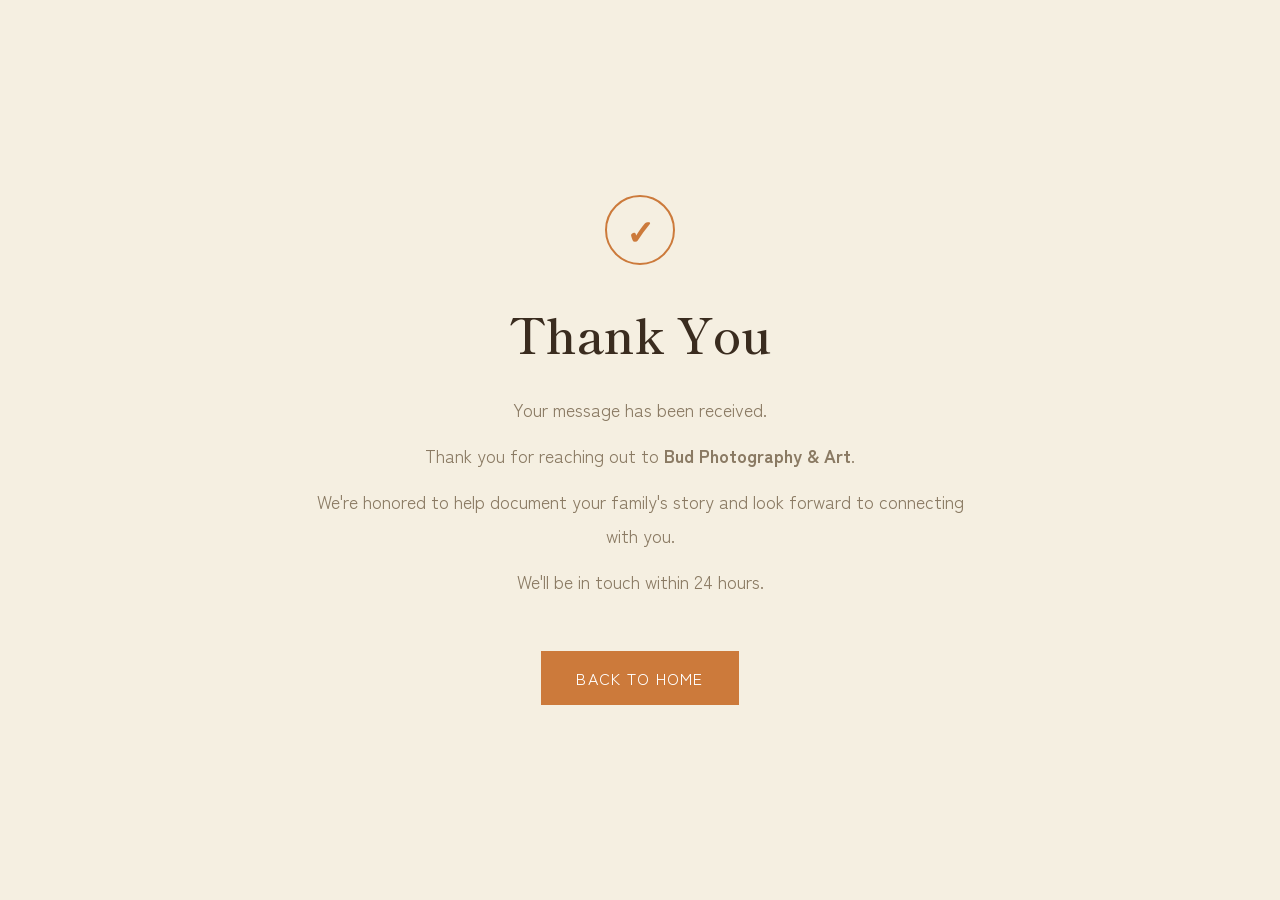
<file: thankyou.html>
<!DOCTYPE html>
<html lang="en">
<head>
<meta charset="UTF-8">
<meta name="viewport" content="width=device-width, initial-scale=1.0">

<title>Thank You | Bud Photography & Art</title>

<style>
@import url('https://fonts.googleapis.com/css2?family=Shippori+Mincho:wght@500;600;700&family=Zen+Kaku+Gothic+New:wght@300;400;500&display=swap');

:root{
    --washi:#F5EFE1;
    --washi-warm:#EFE3C8;
    --ink:#3A2C1F;
    --ink-soft:#8A7A63;
    --kaki:#CC7A3B;
}

*{
    box-sizing:border-box;
}

body{
    margin:0;
    background:var(--washi);
    color:var(--ink);
    font-family:"Zen Kaku Gothic New","Helvetica Neue",sans-serif;

    display:flex;
    justify-content:center;
    align-items:center;

    min-height:100vh;
    text-align:center;
    padding:40px;
}

.container{
    max-width:650px;
}

.circle{
    width:70px;
    height:70px;
    margin:0 auto 30px;

    border:2px solid var(--kaki);
    border-radius:50%;

    display:flex;
    justify-content:center;
    align-items:center;

    color:var(--kaki);
    font-size:34px;
    font-weight:600;
}

h1{
    font-family:"Shippori Mincho",serif;
    font-size:48px;
    font-weight:600;
    margin-bottom:24px;
}

p{
    color:var(--ink-soft);
    font-size:18px;
    line-height:1.9;
    margin:12px 0;
}

.button{
    display:inline-block;
    margin-top:40px;

    padding:14px 34px;

    background:var(--kaki);
    color:white;

    text-decoration:none;
    letter-spacing:.08em;
    text-transform:uppercase;

    border:1px solid var(--kaki);

    transition:.3s ease;
}

.button:hover{
    background:transparent;
    color:var(--kaki);
}
</style>
</head>

<body>

<div class="container">

    <div class="circle">✓</div>

    <h1>Thank You</h1>

    <p>Your message has been received.</p>

    <p>Thank you for reaching out to <strong>Bud Photography &amp; Art</strong>.</p>

    <p>We're honored to help document your family's story and look forward to connecting with you.</p>

    <p>We'll be in touch within 24 hours.</p>

    <a class="button" href="index.html">Back to Home</a>

</div>

</body>
</html>
</file>
